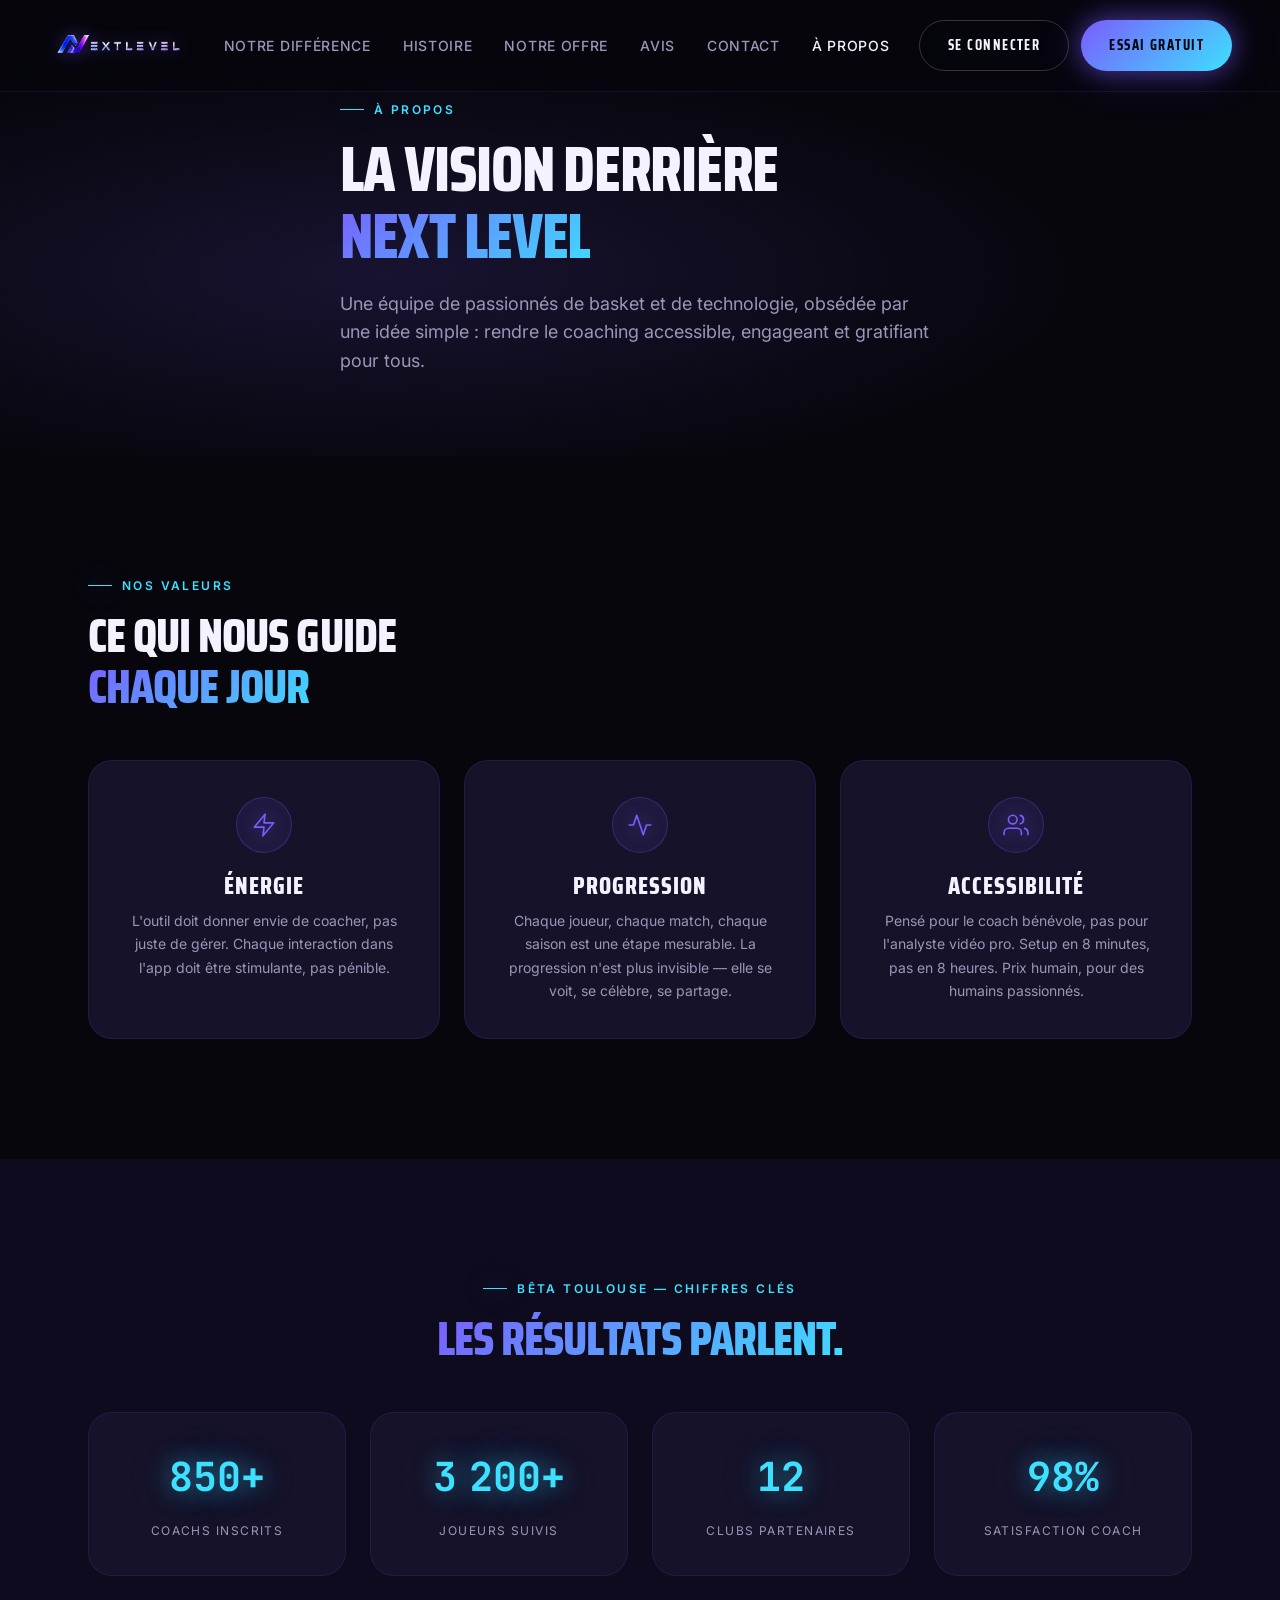
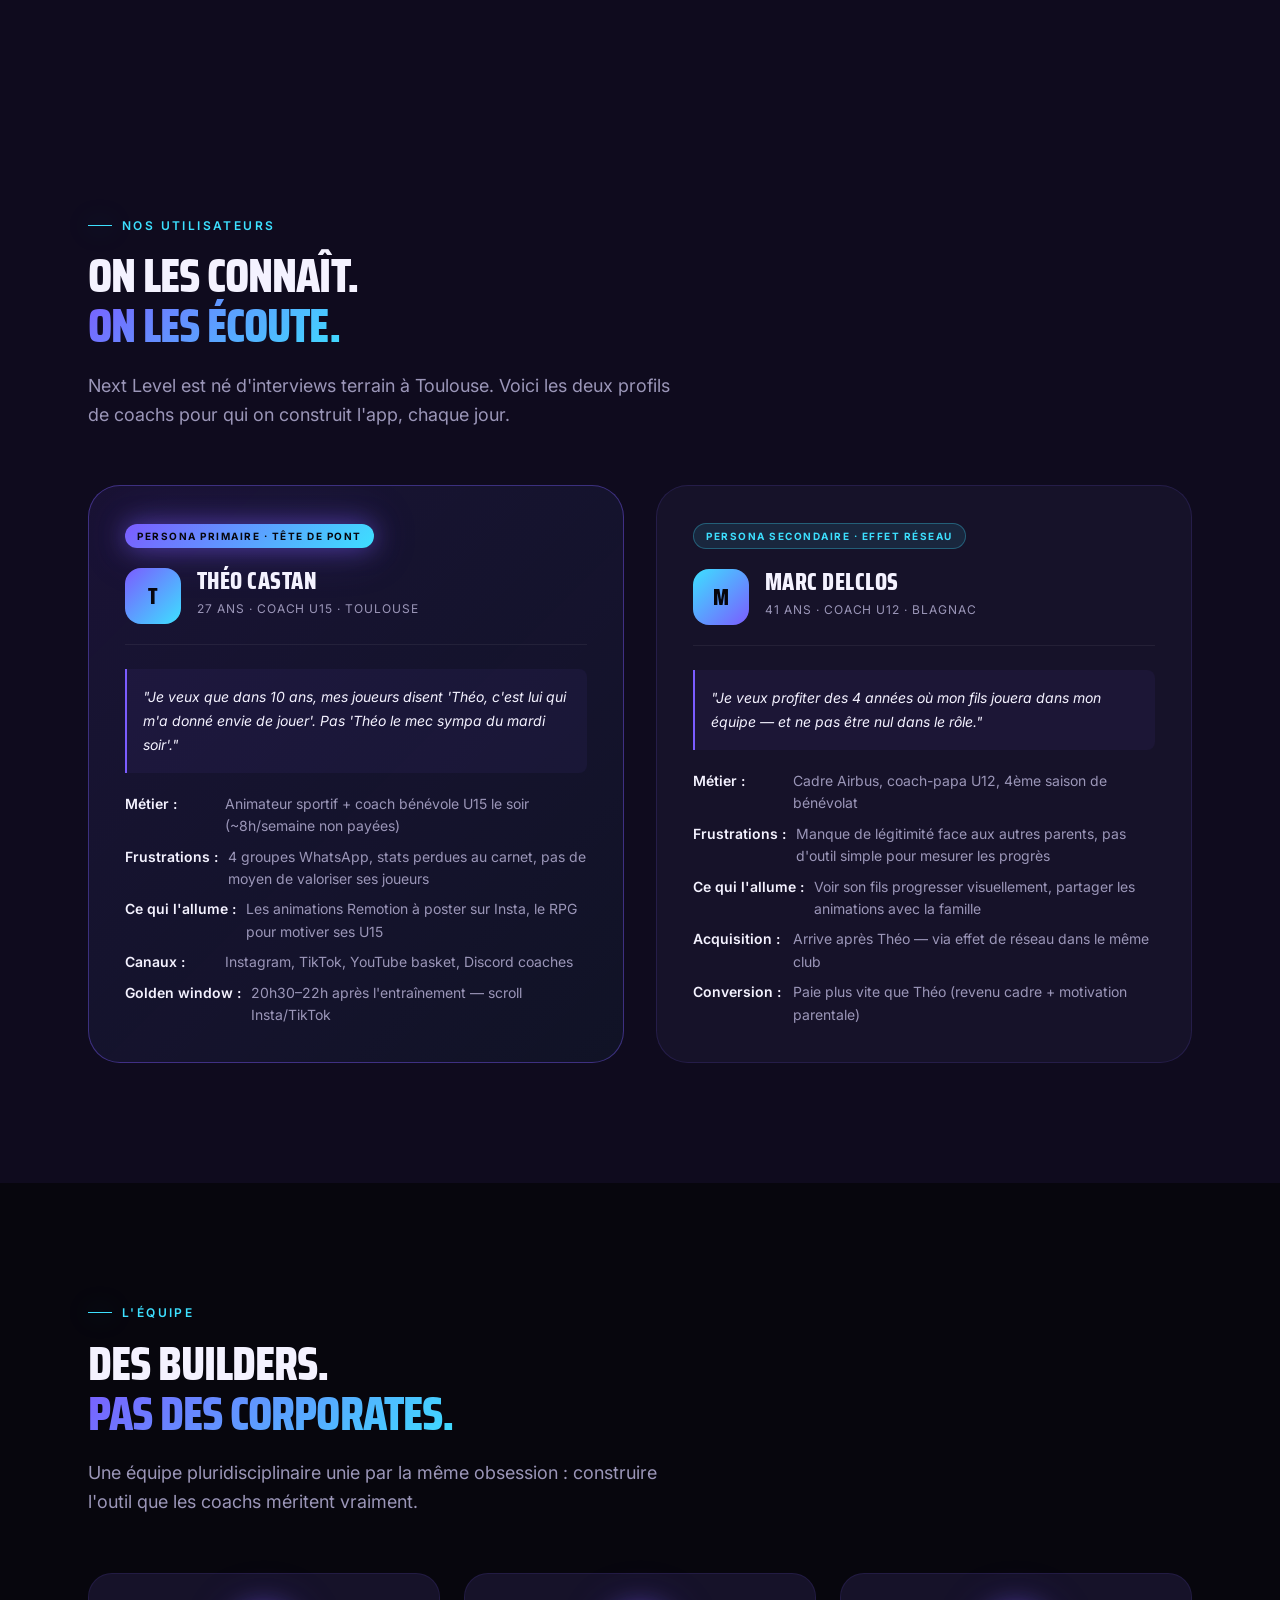
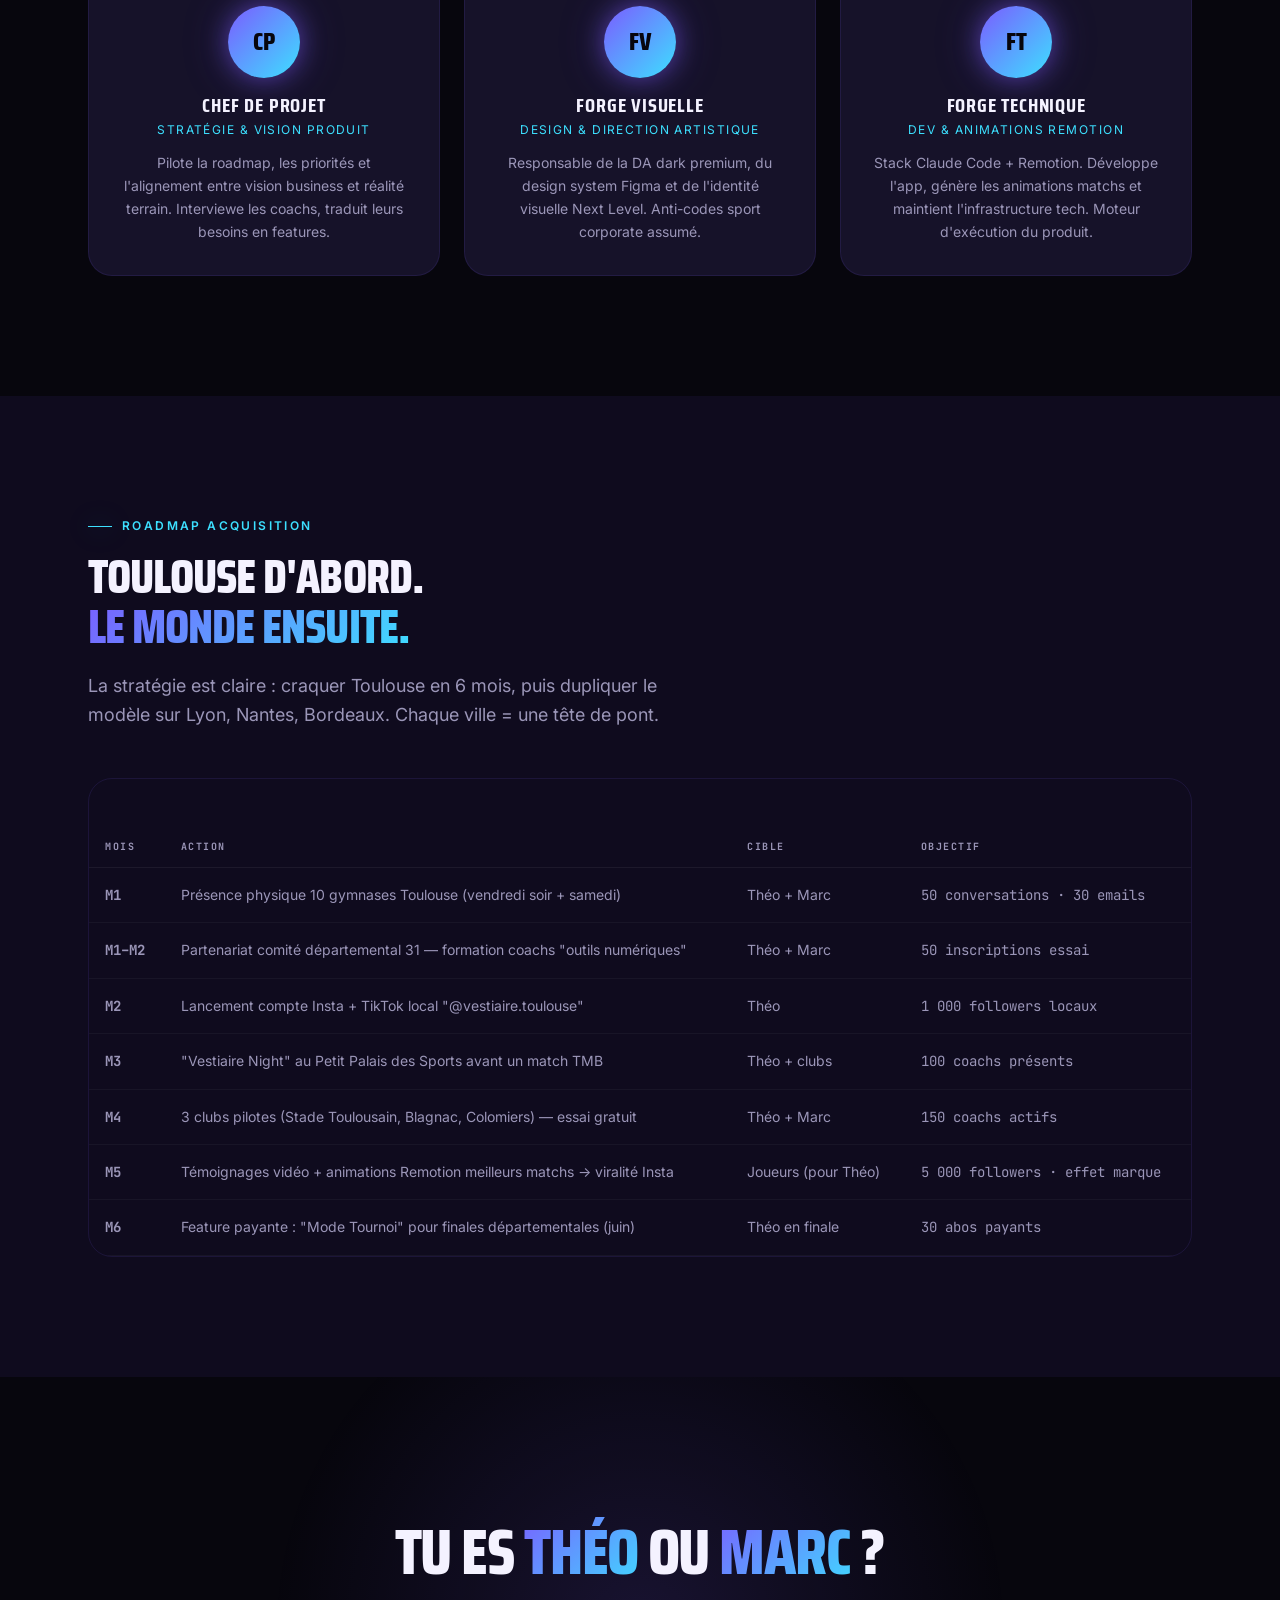
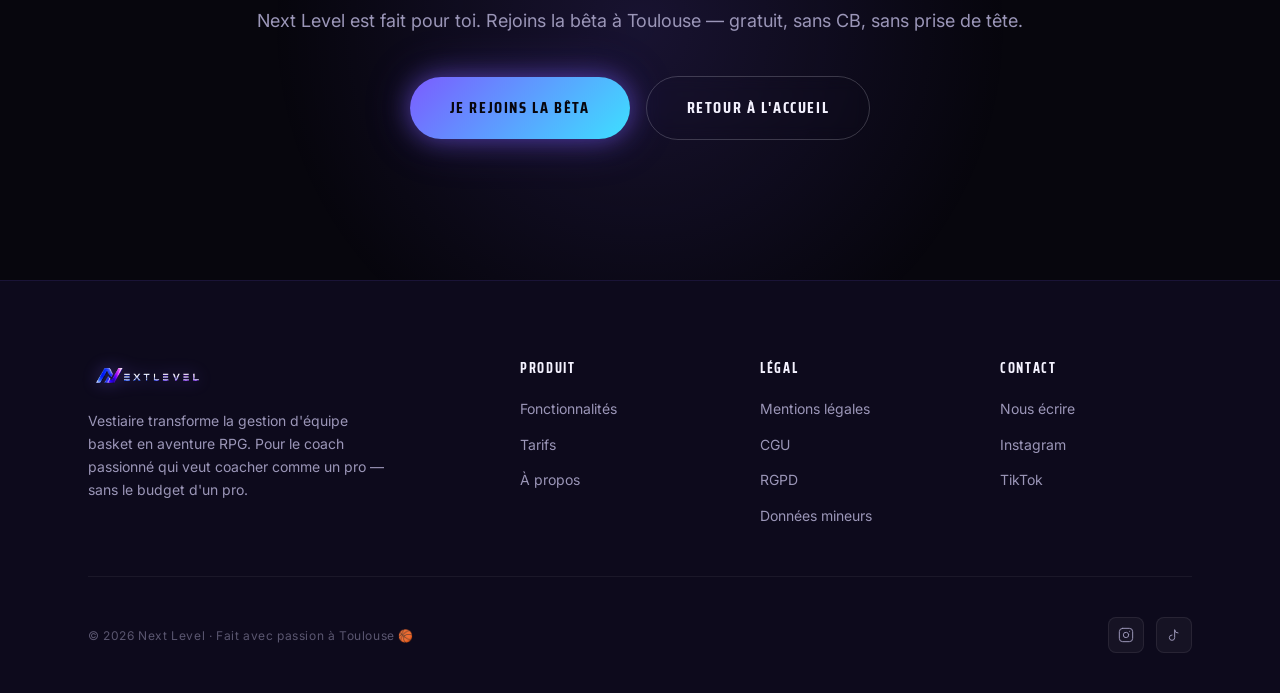
<file: a-propos.html>
<!DOCTYPE html>
<html lang="fr">
<head>
  <meta charset="UTF-8" />
  <meta name="viewport" content="width=device-width, initial-scale=1.0" />
  <meta name="description" content="Next Level — Découvrez l'histoire, l'équipe et la vision derrière l'app de gestion d'équipe basket la plus engageante du marché." />
  <title>À propos — Next Level</title>
  <!-- Favicon -->
  <link rel="icon" type="image/png" href="assets/favicon.png" />
  <link rel="apple-touch-icon" href="assets/favicon.png" />

  <link rel="stylesheet" href="css/reset.css" />
  <link rel="stylesheet" href="css/style.css" />
  <style>
    /* ── Styles spécifiques à la page À propos ── */

    /* Valeurs piliers */
    .valeurs__grid {
      display: grid;
      grid-template-columns: repeat(3, 1fr);
      gap: 24px;
      margin-top: 48px;
    }

    .valeur-card {
      padding: 36px 28px;
      background: var(--nl-bg-elevated);
      border: 1px solid rgba(123,92,255,0.12);
      border-radius: var(--radius-lg);
      text-align: center;
      transition: border-color var(--transition-base), transform var(--transition-base);
    }

    .valeur-card:hover {
      border-color: rgba(123,92,255,0.35);
      transform: translateY(-6px);
    }

    .valeur-card__icon {
      width: 56px;
      height: 56px;
      margin: 0 auto 20px;
      background: rgba(123,92,255,0.1);
      border: 1px solid rgba(123,92,255,0.25);
      border-radius: 50%;
      display: flex;
      align-items: center;
      justify-content: center;
    }

    .valeur-card__icon svg {
      width: 26px; height: 26px;
      stroke: var(--nl-neon-violet);
      filter: drop-shadow(0 0 8px var(--nl-neon-violet-glow));
    }

    .valeur-card__name {
      font-family: var(--font-display);
      font-weight: 800;
      font-size: var(--text-h3);
      text-transform: uppercase;
      letter-spacing: 0.04em;
      color: var(--nl-text-primary);
      margin-bottom: 10px;
    }

    .valeur-card__desc {
      font-size: var(--text-sm);
      color: var(--nl-text-secondary);
      line-height: 1.65;
    }

    /* Personas */
    .personas {
      background: var(--nl-bg-secondary);
    }

    .personas__grid {
      display: grid;
      grid-template-columns: 1fr 1fr;
      gap: 32px;
      margin-top: 56px;
    }

    .persona-card {
      padding: 36px;
      background: var(--nl-bg-elevated);
      border: 1px solid rgba(123,92,255,0.15);
      border-radius: var(--radius-xl);
      position: relative;
      overflow: hidden;
    }

    .persona-card--primary {
      border-color: rgba(123,92,255,0.4);
      background: linear-gradient(135deg, rgba(123,92,255,0.1) 0%, rgba(61,224,255,0.04) 100%);
    }

    .persona-card__tag {
      display: inline-flex;
      align-items: center;
      gap: 6px;
      padding: 4px 12px;
      border-radius: var(--radius-pill);
      font-size: 10px;
      font-weight: 700;
      letter-spacing: 0.15em;
      text-transform: uppercase;
      margin-bottom: 20px;
    }

    .persona-card--primary .persona-card__tag {
      background: var(--nl-gradient-legend);
      color: var(--nl-bg-primary);
      box-shadow: var(--glow-violet);
    }

    .persona-card--secondary .persona-card__tag {
      background: rgba(61,224,255,0.1);
      border: 1px solid rgba(61,224,255,0.3);
      color: var(--nl-neon-cyan);
    }

    .persona-card__header {
      display: flex;
      align-items: flex-start;
      gap: 16px;
      margin-bottom: 24px;
      padding-bottom: 20px;
      border-bottom: 1px solid rgba(244,242,255,0.06);
    }

    .persona-card__avatar {
      width: 56px;
      height: 56px;
      border-radius: var(--radius-md);
      background: var(--nl-gradient-legend);
      display: flex;
      align-items: center;
      justify-content: center;
      font-family: var(--font-display);
      font-weight: 800;
      font-size: 1.4rem;
      color: var(--nl-bg-primary);
      flex-shrink: 0;
    }

    .persona-card__name {
      font-family: var(--font-display);
      font-weight: 800;
      font-size: var(--text-h3);
      text-transform: uppercase;
      letter-spacing: 0.02em;
      color: var(--nl-text-primary);
      margin-bottom: 4px;
    }

    .persona-card__meta {
      font-size: var(--text-xs);
      color: var(--nl-text-secondary);
      letter-spacing: 0.08em;
      text-transform: uppercase;
    }

    .persona-card__quote {
      font-size: var(--text-sm);
      color: var(--nl-text-primary);
      font-style: italic;
      line-height: 1.7;
      padding: 16px;
      background: rgba(123,92,255,0.06);
      border-left: 2px solid var(--nl-neon-violet);
      border-radius: 0 var(--radius-sm) var(--radius-sm) 0;
      margin-bottom: 20px;
    }

    .persona-card__details {
      display: flex;
      flex-direction: column;
      gap: 8px;
    }

    .persona-detail {
      display: flex;
      align-items: flex-start;
      gap: 10px;
      font-size: var(--text-sm);
      color: var(--nl-text-secondary);
    }

    .persona-detail strong {
      color: var(--nl-text-primary);
      font-weight: 600;
      flex-shrink: 0;
      min-width: 90px;
    }

    /* Team section */
    .team__grid {
      display: grid;
      grid-template-columns: repeat(3, 1fr);
      gap: 24px;
      margin-top: 56px;
    }

    .team-card {
      padding: 32px;
      background: var(--nl-bg-elevated);
      border: 1px solid rgba(123,92,255,0.12);
      border-radius: var(--radius-lg);
      text-align: center;
      transition: border-color var(--transition-base), transform var(--transition-base);
    }

    .team-card:hover {
      border-color: rgba(123,92,255,0.3);
      transform: translateY(-4px);
    }

    .team-card__avatar {
      width: 72px;
      height: 72px;
      border-radius: 50%;
      background: var(--nl-gradient-legend);
      display: flex;
      align-items: center;
      justify-content: center;
      font-family: var(--font-display);
      font-weight: 800;
      font-size: 1.6rem;
      color: var(--nl-bg-primary);
      margin: 0 auto 16px;
      box-shadow: var(--glow-violet);
    }

    .team-card__name {
      font-family: var(--font-display);
      font-weight: 700;
      font-size: var(--text-h4);
      text-transform: uppercase;
      letter-spacing: 0.04em;
      color: var(--nl-text-primary);
      margin-bottom: 4px;
    }

    .team-card__role {
      font-size: var(--text-xs);
      letter-spacing: 0.12em;
      text-transform: uppercase;
      color: var(--nl-neon-cyan);
      margin-bottom: 12px;
    }

    .team-card__bio {
      font-size: var(--text-sm);
      color: var(--nl-text-secondary);
      line-height: 1.65;
    }

    /* Stats brand */
    .brand-stats {
      background: var(--nl-bg-primary);
    }

    .brand-stats__grid {
      display: grid;
      grid-template-columns: repeat(4, 1fr);
      gap: 24px;
      margin-top: 56px;
    }

    .brand-stat {
      padding: 32px 24px;
      background: var(--nl-bg-elevated);
      border: 1px solid rgba(123,92,255,0.12);
      border-radius: var(--radius-lg);
      text-align: center;
    }

    .brand-stat__value {
      font-family: var(--font-mono);
      font-weight: 700;
      font-size: 2.5rem;
      color: var(--nl-neon-cyan);
      text-shadow: var(--glow-cyan);
      display: block;
      margin-bottom: 8px;
    }

    .brand-stat__label {
      font-size: var(--text-xs);
      letter-spacing: 0.12em;
      text-transform: uppercase;
      color: var(--nl-text-secondary);
    }

    /* Stratégie acquisition */
    .strategie {
      background: var(--nl-bg-secondary);
    }

    .strategie__table {
      width: 100%;
      border-collapse: collapse;
      margin-top: 48px;
      font-size: var(--text-sm);
    }

    .strategie__table th {
      font-family: var(--font-mono);
      font-size: 10px;
      letter-spacing: 0.15em;
      text-transform: uppercase;
      color: var(--nl-text-secondary);
      padding: 12px 16px;
      text-align: left;
      border-bottom: 1px solid rgba(244,242,255,0.06);
    }

    .strategie__table td {
      padding: 16px;
      color: var(--nl-text-secondary);
      border-bottom: 1px solid rgba(244,242,255,0.04);
      vertical-align: top;
    }

    .strategie__table tr:hover td {
      background: rgba(123,92,255,0.04);
      color: var(--nl-text-primary);
    }

    .strategie__mois {
      font-family: var(--font-mono);
      font-weight: 700;
      color: var(--nl-neon-violet);
    }

    .strategie__objectif {
      font-family: var(--font-mono);
      color: var(--nl-neon-cyan);
    }

    @media (max-width: 1024px) {
      .valeurs__grid,
      .team__grid { grid-template-columns: 1fr 1fr; }
      .personas__grid { grid-template-columns: 1fr; }
      .brand-stats__grid { grid-template-columns: 1fr 1fr; }
    }

    @media (max-width: 768px) {
      .valeurs__grid,
      .team__grid { grid-template-columns: 1fr; }
      .brand-stats__grid { grid-template-columns: 1fr 1fr; }
      .strategie__table { font-size: 12px; }
      .strategie__table td,
      .strategie__table th { padding: 10px 8px; }
    }
  </style>


</head>
<body>

<canvas id="basketball-canvas" aria-hidden="true"></canvas>
<div class="scroll-progress" aria-hidden="true"></div>

<!-- NAV -->
<nav class="nav" role="navigation" aria-label="Navigation principale">
  <a href="index.html" class="nav__logo" aria-label="Next Level — Accueil">
    <img src="assets/logo.png" alt="Next Level" class="nav__logo-img" />
  </a>
  <ul class="nav__links" role="list">
    <li><a href="index.html#difference" class="nav__link">Notre différence</a></li>
    <li><a href="index.html#histoire" class="nav__link">Histoire</a></li>
    <li><a href="index.html#offre" class="nav__link">Notre offre</a></li>
    <li><a href="index.html#avis" class="nav__link">Avis</a></li>
    <li><a href="contact.html" class="nav__link">Contact</a></li>
    <li><a href="a-propos.html" class="nav__link active">À propos</a></li>
  </ul>
  <div class="nav__cta">
    <a href="contact.html" class="btn-secondary">Se connecter</a>
    <a href="contact.html" class="btn-primary">Essai gratuit</a>
  </div>
  <button class="nav__burger" aria-label="Ouvrir le menu" aria-expanded="false">
    <span></span><span></span><span></span>
  </button>
</nav>

<div class="nav__mobile-menu" role="dialog" aria-label="Menu mobile">
  <button class="nav__mobile-close" aria-label="Fermer le menu">
    <svg viewBox="0 0 24 24" fill="none" stroke-width="2" stroke-linecap="round" stroke-linejoin="round" aria-hidden="true"><line x1="18" y1="6" x2="6" y2="18"></line><line x1="6" y1="6" x2="18" y2="18"></line></svg>
  </button>
  <a href="index.html#difference" class="nav__mobile-link">Notre différence</a>
  <a href="index.html#offre" class="nav__mobile-link">Notre offre</a>
  <a href="index.html#avis" class="nav__mobile-link">Avis</a>
  <a href="contact.html" class="nav__mobile-link">Contact</a>
  <a href="a-propos.html" class="nav__mobile-link">À propos</a>
  <a href="contact.html" class="btn-primary btn-large" style="margin-top: 16px;">Essai gratuit</a>
</div>

<div class="site-wrapper">

  <!-- ── PAGE HERO ── -->
  <section class="page-hero" aria-labelledby="page-hero-title">
    <div class="page-hero__bg" aria-hidden="true"></div>
    <div class="container">
      <div class="page-hero__content">
        <p class="section__label reveal">À propos</p>
        <h1 class="section__title reveal delay-1" id="page-hero-title" style="font-size: clamp(2.5rem, 5vw, 4rem);">
          La vision derrière<br/>
          <span class="gradient-text">Next Level</span>
        </h1>
        <p class="section__subtitle reveal delay-2">
          Une équipe de passionnés de basket et de technologie,
          obsédée par une idée simple : rendre le coaching accessible,
          engageant et gratifiant pour tous.
        </p>
      </div>
    </div>
  </section>

  <!-- ── VALEURS PILIERS ── -->
  <section class="section brand-stats" aria-labelledby="valeurs-title">
    <div class="container">
      <div class="reveal">
        <p class="section__label">Nos valeurs</p>
        <h2 class="section__title" id="valeurs-title">
          Ce qui nous guide<br/>
          <span class="gradient-text">chaque jour</span>
        </h2>
      </div>
      <div class="valeurs__grid">
        <article class="valeur-card reveal delay-1">
          <div class="valeur-card__icon" aria-hidden="true">
            <svg viewBox="0 0 24 24" fill="none" stroke-width="1.5" stroke-linecap="round" stroke-linejoin="round">
              <path d="M13 2L3 14h9l-1 8 10-12h-9l1-8z"/>
            </svg>
          </div>
          <h3 class="valeur-card__name">Énergie</h3>
          <p class="valeur-card__desc">L'outil doit donner envie de coacher, pas juste de gérer. Chaque interaction dans l'app doit être stimulante, pas pénible.</p>
        </article>
        <article class="valeur-card reveal delay-2">
          <div class="valeur-card__icon" aria-hidden="true">
            <svg viewBox="0 0 24 24" fill="none" stroke-width="1.5" stroke-linecap="round" stroke-linejoin="round">
              <polyline points="22 12 18 12 15 21 9 3 6 12 2 12"/>
            </svg>
          </div>
          <h3 class="valeur-card__name">Progression</h3>
          <p class="valeur-card__desc">Chaque joueur, chaque match, chaque saison est une étape mesurable. La progression n'est plus invisible — elle se voit, se célèbre, se partage.</p>
        </article>
        <article class="valeur-card reveal delay-3">
          <div class="valeur-card__icon" aria-hidden="true">
            <svg viewBox="0 0 24 24" fill="none" stroke-width="1.5" stroke-linecap="round" stroke-linejoin="round">
              <path d="M17 21v-2a4 4 0 0 0-4-4H5a4 4 0 0 0-4 4v2"/>
              <circle cx="9" cy="7" r="4"/>
              <path d="M23 21v-2a4 4 0 0 0-3-3.87"/>
              <path d="M16 3.13a4 4 0 0 1 0 7.75"/>
            </svg>
          </div>
          <h3 class="valeur-card__name">Accessibilité</h3>
          <p class="valeur-card__desc">Pensé pour le coach bénévole, pas pour l'analyste vidéo pro. Setup en 8 minutes, pas en 8 heures. Prix humain, pour des humains passionnés.</p>
        </article>
      </div>
    </div>
  </section>

  <!-- ── CHIFFRES ── -->
  <section class="section" style="background: var(--nl-bg-secondary);" aria-labelledby="chiffres-title">
    <div class="container">
      <div class="reveal" style="text-align: center; margin-bottom: 0;">
        <p class="section__label" style="justify-content: center;">Bêta Toulouse — Chiffres clés</p>
        <h2 class="section__title" id="chiffres-title" style="text-align: center;">
          <span class="gradient-text">Les résultats parlent.</span>
        </h2>
      </div>
      <div class="brand-stats__grid" style="margin-top: 48px;">
        <div class="brand-stat reveal delay-1">
          <span class="brand-stat__value" data-counter="850" data-suffix="+">850+</span>
          <span class="brand-stat__label">Coachs inscrits</span>
        </div>
        <div class="brand-stat reveal delay-2">
          <span class="brand-stat__value" data-counter="3200" data-suffix="+">3 200+</span>
          <span class="brand-stat__label">Joueurs suivis</span>
        </div>
        <div class="brand-stat reveal delay-3">
          <span class="brand-stat__value" data-counter="12" data-suffix="">12</span>
          <span class="brand-stat__label">Clubs partenaires</span>
        </div>
        <div class="brand-stat reveal delay-4">
          <span class="brand-stat__value" data-counter="98" data-suffix="%">98%</span>
          <span class="brand-stat__label">Satisfaction coach</span>
        </div>
      </div>
    </div>
  </section>

  <!-- ── PERSONAS ── -->
  <section class="section personas" aria-labelledby="personas-title">
    <div class="container">
      <div class="reveal">
        <p class="section__label">Nos utilisateurs</p>
        <h2 class="section__title" id="personas-title">
          On les connaît.<br/>
          <span class="gradient-text">On les écoute.</span>
        </h2>
        <p class="section__subtitle">
          Next Level est né d'interviews terrain à Toulouse. Voici les deux profils
          de coachs pour qui on construit l'app, chaque jour.
        </p>
      </div>
      <div class="personas__grid">

        <!-- Théo — Persona primaire -->
        <article class="persona-card persona-card--primary reveal delay-1">
          <span class="persona-card__tag">Persona primaire · Tête de pont</span>
          <div class="persona-card__header">
            <div class="persona-card__avatar" aria-hidden="true">T</div>
            <div>
              <h3 class="persona-card__name">Théo Castan</h3>
              <p class="persona-card__meta">27 ans · Coach U15 · Toulouse</p>
            </div>
          </div>
          <blockquote class="persona-card__quote">
            "Je veux que dans 10 ans, mes joueurs disent 'Théo, c'est lui qui m'a donné envie de jouer'. Pas 'Théo le mec sympa du mardi soir'."
          </blockquote>
          <div class="persona-card__details">
            <div class="persona-detail">
              <strong>Métier :</strong>
              <span>Animateur sportif + coach bénévole U15 le soir (~8h/semaine non payées)</span>
            </div>
            <div class="persona-detail">
              <strong>Frustrations :</strong>
              <span>4 groupes WhatsApp, stats perdues au carnet, pas de moyen de valoriser ses joueurs</span>
            </div>
            <div class="persona-detail">
              <strong>Ce qui l'allume :</strong>
              <span>Les animations Remotion à poster sur Insta, le RPG pour motiver ses U15</span>
            </div>
            <div class="persona-detail">
              <strong>Canaux :</strong>
              <span>Instagram, TikTok, YouTube basket, Discord coaches</span>
            </div>
            <div class="persona-detail">
              <strong>Golden window :</strong>
              <span>20h30–22h après l'entraînement — scroll Insta/TikTok</span>
            </div>
          </div>
        </article>

        <!-- Marc — Persona secondaire -->
        <article class="persona-card persona-card--secondary reveal delay-2">
          <span class="persona-card__tag">Persona secondaire · Effet réseau</span>
          <div class="persona-card__header">
            <div class="persona-card__avatar" style="background: linear-gradient(135deg, #3DE0FF 0%, #7B5CFF 100%);" aria-hidden="true">M</div>
            <div>
              <h3 class="persona-card__name">Marc Delclos</h3>
              <p class="persona-card__meta">41 ans · Coach U12 · Blagnac</p>
            </div>
          </div>
          <blockquote class="persona-card__quote">
            "Je veux profiter des 4 années où mon fils jouera dans mon équipe — et ne pas être nul dans le rôle."
          </blockquote>
          <div class="persona-card__details">
            <div class="persona-detail">
              <strong>Métier :</strong>
              <span>Cadre Airbus, coach-papa U12, 4ème saison de bénévolat</span>
            </div>
            <div class="persona-detail">
              <strong>Frustrations :</strong>
              <span>Manque de légitimité face aux autres parents, pas d'outil simple pour mesurer les progrès</span>
            </div>
            <div class="persona-detail">
              <strong>Ce qui l'allume :</strong>
              <span>Voir son fils progresser visuellement, partager les animations avec la famille</span>
            </div>
            <div class="persona-detail">
              <strong>Acquisition :</strong>
              <span>Arrive après Théo — via effet de réseau dans le même club</span>
            </div>
            <div class="persona-detail">
              <strong>Conversion :</strong>
              <span>Paie plus vite que Théo (revenu cadre + motivation parentale)</span>
            </div>
          </div>
        </article>
      </div>
    </div>
  </section>

  <!-- ── ÉQUIPE ── -->
  <section class="section" style="background: var(--nl-bg-primary);" aria-labelledby="equipe-title">
    <div class="container">
      <div class="reveal">
        <p class="section__label">L'équipe</p>
        <h2 class="section__title" id="equipe-title">
          Des builders.<br/>
          <span class="gradient-text">Pas des corporates.</span>
        </h2>
        <p class="section__subtitle">
          Une équipe pluridisciplinaire unie par la même obsession :
          construire l'outil que les coachs méritent vraiment.
        </p>
      </div>
      <div class="team__grid">
        <article class="team-card reveal delay-1">
          <div class="team-card__avatar" aria-hidden="true">CP</div>
          <h3 class="team-card__name">Chef de Projet</h3>
          <p class="team-card__role">Stratégie & Vision produit</p>
          <p class="team-card__bio">Pilote la roadmap, les priorités et l'alignement entre vision business et réalité terrain. Interviewe les coachs, traduit leurs besoins en features.</p>
        </article>
        <article class="team-card reveal delay-2">
          <div class="team-card__avatar" aria-hidden="true">FV</div>
          <h3 class="team-card__name">Forge Visuelle</h3>
          <p class="team-card__role">Design & Direction artistique</p>
          <p class="team-card__bio">Responsable de la DA dark premium, du design system Figma et de l'identité visuelle Next Level. Anti-codes sport corporate assumé.</p>
        </article>
        <article class="team-card reveal delay-3">
          <div class="team-card__avatar" aria-hidden="true">FT</div>
          <h3 class="team-card__name">Forge Technique</h3>
          <p class="team-card__role">Dev & Animations Remotion</p>
          <p class="team-card__bio">Stack Claude Code + Remotion. Développe l'app, génère les animations matchs et maintient l'infrastructure tech. Moteur d'exécution du produit.</p>
        </article>
      </div>
    </div>
  </section>

  <!-- ── STRATÉGIE ACQUISITION ── -->
  <section class="section strategie" aria-labelledby="strategie-title">
    <div class="container">
      <div class="reveal">
        <p class="section__label">Roadmap acquisition</p>
        <h2 class="section__title" id="strategie-title">
          Toulouse d'abord.<br/>
          <span class="gradient-text">Le monde ensuite.</span>
        </h2>
        <p class="section__subtitle">
          La stratégie est claire : craquer Toulouse en 6 mois, puis dupliquer le modèle
          sur Lyon, Nantes, Bordeaux. Chaque ville = une tête de pont.
        </p>
      </div>

      <div class="reveal delay-2" style="overflow-x: auto; margin-top: 48px; border: 1px solid rgba(123,92,255,0.12); border-radius: var(--radius-lg);">
        <table class="strategie__table" aria-label="Plan d'acquisition 6 mois">
          <thead>
            <tr>
              <th scope="col">Mois</th>
              <th scope="col">Action</th>
              <th scope="col">Cible</th>
              <th scope="col">Objectif</th>
            </tr>
          </thead>
          <tbody>
            <tr>
              <td class="strategie__mois">M1</td>
              <td>Présence physique 10 gymnases Toulouse (vendredi soir + samedi)</td>
              <td>Théo + Marc</td>
              <td class="strategie__objectif">50 conversations · 30 emails</td>
            </tr>
            <tr>
              <td class="strategie__mois">M1–M2</td>
              <td>Partenariat comité départemental 31 — formation coachs "outils numériques"</td>
              <td>Théo + Marc</td>
              <td class="strategie__objectif">50 inscriptions essai</td>
            </tr>
            <tr>
              <td class="strategie__mois">M2</td>
              <td>Lancement compte Insta + TikTok local "@vestiaire.toulouse"</td>
              <td>Théo</td>
              <td class="strategie__objectif">1 000 followers locaux</td>
            </tr>
            <tr>
              <td class="strategie__mois">M3</td>
              <td>"Vestiaire Night" au Petit Palais des Sports avant un match TMB</td>
              <td>Théo + clubs</td>
              <td class="strategie__objectif">100 coachs présents</td>
            </tr>
            <tr>
              <td class="strategie__mois">M4</td>
              <td>3 clubs pilotes (Stade Toulousain, Blagnac, Colomiers) — essai gratuit</td>
              <td>Théo + Marc</td>
              <td class="strategie__objectif">150 coachs actifs</td>
            </tr>
            <tr>
              <td class="strategie__mois">M5</td>
              <td>Témoignages vidéo + animations Remotion meilleurs matchs → viralité Insta</td>
              <td>Joueurs (pour Théo)</td>
              <td class="strategie__objectif">5 000 followers · effet marque</td>
            </tr>
            <tr>
              <td class="strategie__mois">M6</td>
              <td>Feature payante : "Mode Tournoi" pour finales départementales (juin)</td>
              <td>Théo en finale</td>
              <td class="strategie__objectif">30 abos payants</td>
            </tr>
          </tbody>
        </table>
      </div>
    </div>
  </section>

  <!-- ── CTA ── -->
  <section class="cta-final" aria-labelledby="cta-title">
    <div class="container">
      <h2 class="cta-final__title reveal" id="cta-title">
        Tu es <span style="background: var(--nl-gradient-legend); -webkit-background-clip: text; -webkit-text-fill-color: transparent; background-clip: text;">Théo</span> ou <span style="background: var(--nl-gradient-legend); -webkit-background-clip: text; -webkit-text-fill-color: transparent; background-clip: text;">Marc</span> ?
      </h2>
      <p class="cta-final__sub reveal delay-1">
        Next Level est fait pour toi. Rejoins la bêta à Toulouse — gratuit, sans CB, sans prise de tête.
      </p>
      <div class="cta-final__actions reveal delay-2">
        <a href="contact.html" class="btn-primary btn-large">Je rejoins la bêta</a>
        <a href="index.html" class="btn-secondary btn-large">Retour à l'accueil</a>
      </div>
    </div>
  </section>

  <!-- FOOTER -->
  <footer class="footer" role="contentinfo">
    <div class="container">
      <div class="footer__top">
        <div class="footer__brand">
          <a href="index.html" class="nav__logo" aria-label="Next Level — Accueil">
            <img src="assets/logo.png" alt="Next Level" class="nav__logo-img" />
          </a>
          <p>Vestiaire transforme la gestion d'équipe basket en aventure RPG. Pour le coach passionné qui veut coacher comme un pro — sans le budget d'un pro.</p>
        </div>
        <div>
          <h3 class="footer__col-title">Produit</h3>
          <ul class="footer__links">
            <li><a href="index.html#difference" class="footer__link">Fonctionnalités</a></li>
            <li><a href="index.html#offre" class="footer__link">Tarifs</a></li>
            <li><a href="a-propos.html" class="footer__link">À propos</a></li>
          </ul>
        </div>
        <div>
          <h3 class="footer__col-title">Légal</h3>
          <ul class="footer__links">
            <li><a href="#" class="footer__link">Mentions légales</a></li>
            <li><a href="#" class="footer__link">CGU</a></li>
            <li><a href="#" class="footer__link">RGPD</a></li>
            <li><a href="#" class="footer__link">Données mineurs</a></li>
          </ul>
        </div>
        <div>
          <h3 class="footer__col-title">Contact</h3>
          <ul class="footer__links">
            <li><a href="contact.html" class="footer__link">Nous écrire</a></li>
            <li><a href="#" class="footer__link">Instagram</a></li>
            <li><a href="#" class="footer__link">TikTok</a></li>
          </ul>
        </div>
      </div>
      <div class="footer__bottom">
        <p class="footer__copy">© 2026 Next Level · Fait avec passion à Toulouse 🏀</p>
        <div class="footer__socials" aria-label="Réseaux sociaux">
          <a href="#" class="footer__social" aria-label="Instagram">
            <svg viewBox="0 0 24 24" fill="none" stroke-width="1.5" stroke-linecap="round" stroke-linejoin="round" aria-hidden="true"><rect x="2" y="2" width="20" height="20" rx="5" ry="5"/><path d="M16 11.37A4 4 0 1 1 12.63 8 4 4 0 0 1 16 11.37z"/><line x1="17.5" y1="6.5" x2="17.51" y2="6.5"/></svg>
          </a>
          <a href="#" class="footer__social" aria-label="TikTok">
            <svg viewBox="0 0 24 24" fill="none" stroke-width="1.5" stroke-linecap="round" stroke-linejoin="round" aria-hidden="true"><path d="M9 12a4 4 0 1 0 4 4V4a5 5 0 0 0 5 5"/></svg>
          </a>
        </div>
      </div>
    </div>
  </footer>

</div>

<script src="js/main.js" defer></script>
<script src="js/basketball3d.js" defer></script>
</body>
</html>
</file>
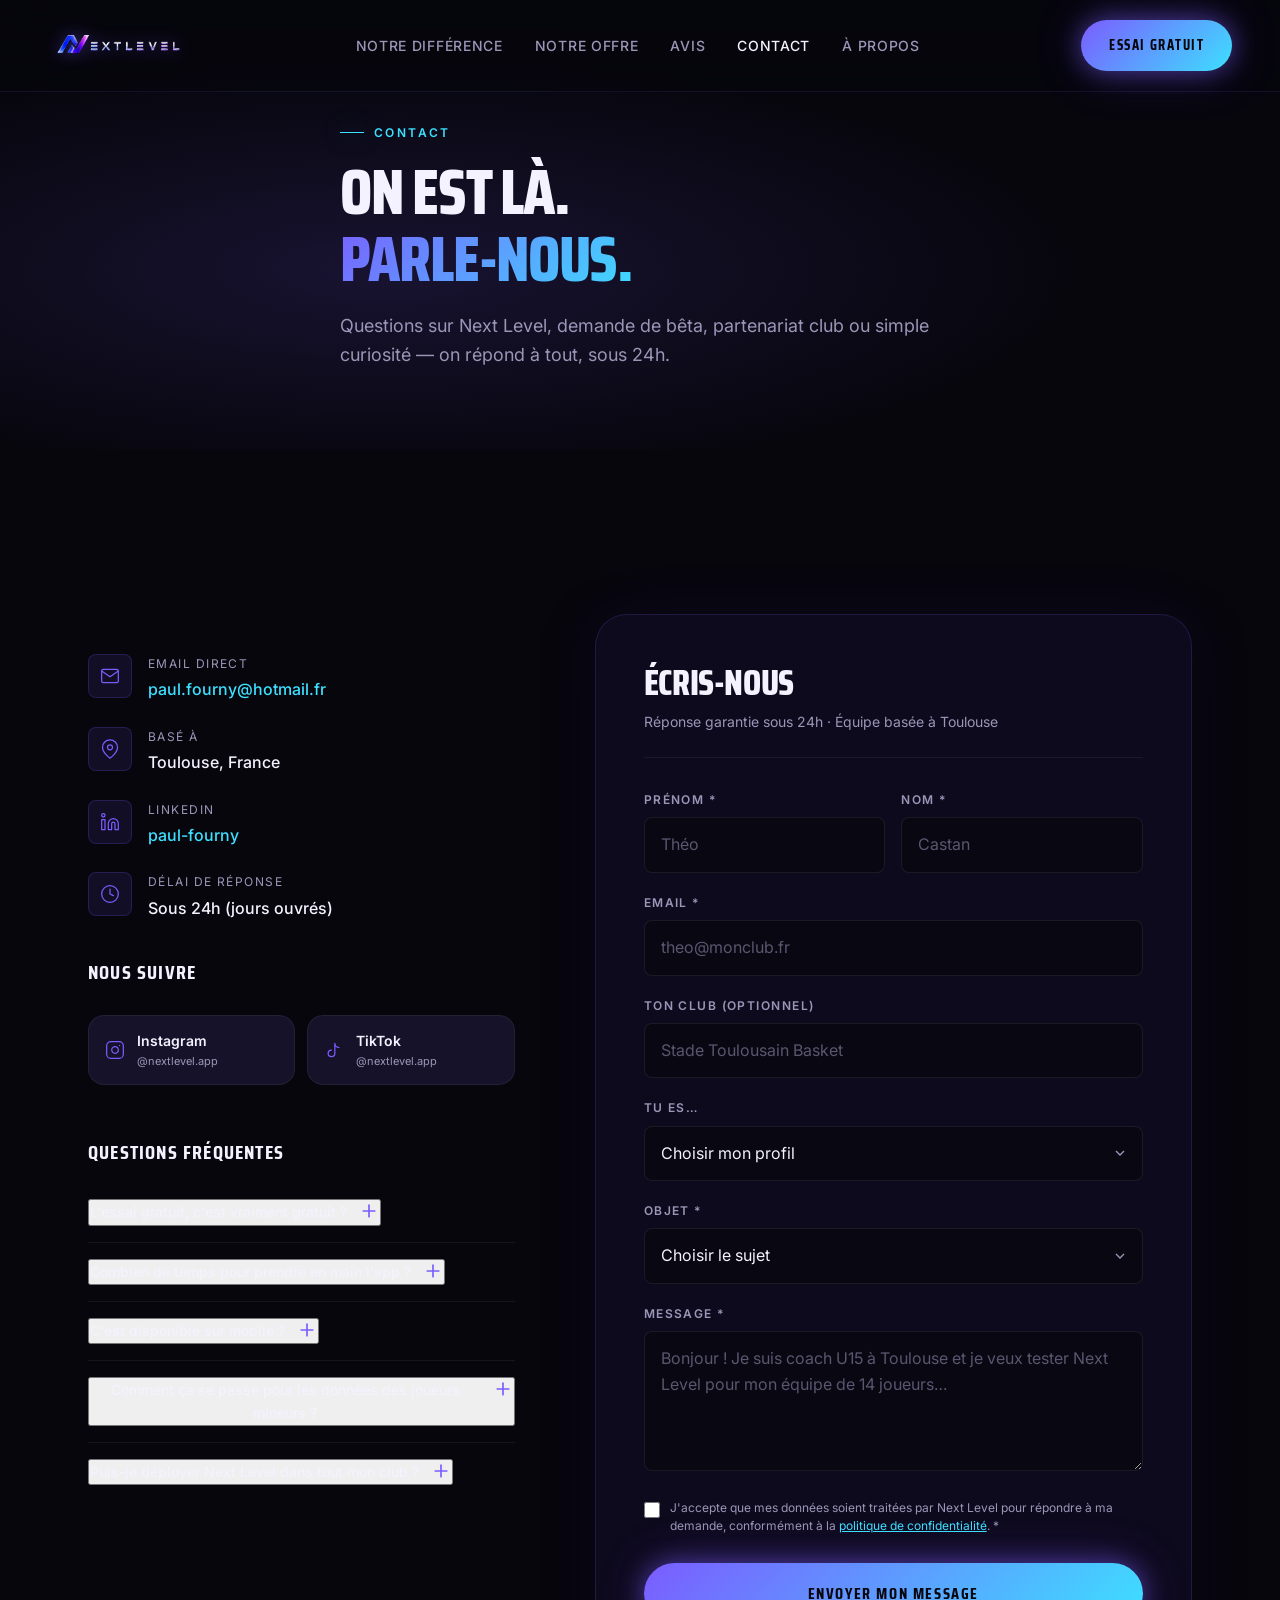
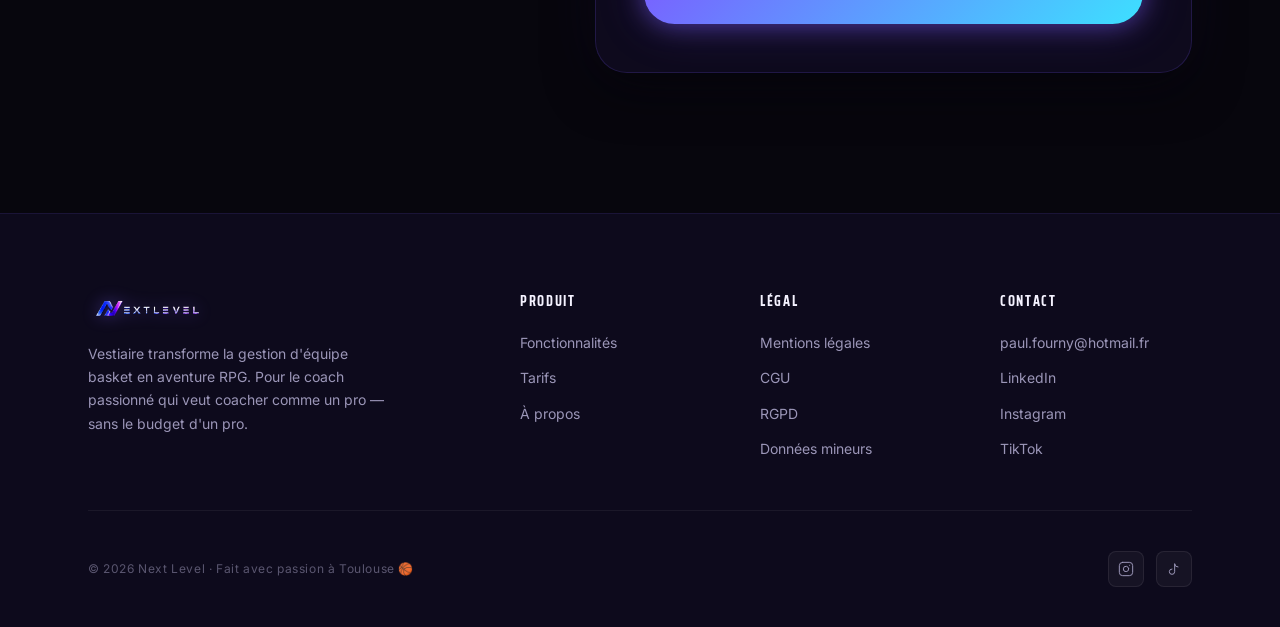
<file: contact.html>
<!DOCTYPE html>
<html lang="fr">
<head>
  <meta charset="UTF-8" />
  <meta name="viewport" content="width=device-width, initial-scale=1.0" />
  <meta name="description" content="Contactez l'équipe Next Level — rejoignez la bêta, posez vos questions ou proposez un partenariat club." />
  <title>Contact — Next Level</title>
  <!-- Favicon -->
  <link rel="icon" type="image/png" href="assets/favicon.png" />
  <link rel="apple-touch-icon" href="assets/favicon.png" />

  <link rel="stylesheet" href="css/reset.css" />
  <link rel="stylesheet" href="css/style.css" />
  <style>
    /* ── Styles spécifiques page Contact ── */

    .contact-page {
      background: var(--nl-bg-primary);
      padding: 100px 0 140px;
    }

    .contact-page__grid {
      display: grid;
      grid-template-columns: 1fr 1.4fr;
      gap: 80px;
      align-items: start;
      margin-top: 64px;
    }

    /* FAQ rapide */
    .faq {
      margin-top: 56px;
    }

    .faq__title {
      font-family: var(--font-display);
      font-weight: 700;
      font-size: var(--text-h4);
      text-transform: uppercase;
      letter-spacing: 0.06em;
      color: var(--nl-text-primary);
      margin-bottom: 20px;
    }

    .faq__item {
      padding: 16px 0;
      border-bottom: 1px solid rgba(244,242,255,0.06);
      cursor: pointer;
    }

    .faq__item:last-child {
      border-bottom: none;
    }

    .faq__question {
      display: flex;
      align-items: flex-start;
      justify-content: space-between;
      gap: 12px;
    }

    .faq__q-text {
      font-weight: 500;
      font-size: var(--text-sm);
      color: var(--nl-text-primary);
    }

    .faq__toggle {
      width: 20px;
      height: 20px;
      flex-shrink: 0;
      color: var(--nl-neon-violet);
      transition: transform var(--transition-base);
    }

    .faq__item.open .faq__toggle {
      transform: rotate(45deg);
    }

    .faq__answer {
      font-size: var(--text-sm);
      color: var(--nl-text-secondary);
      line-height: 1.65;
      max-height: 0;
      overflow: hidden;
      transition: max-height 0.35s ease, padding-top 0.35s ease;
    }

    .faq__item.open .faq__answer {
      max-height: 200px;
      padding-top: 12px;
    }

    /* Formulaire enrichi */
    .contact-form-large {
      background: rgba(15, 11, 30, 0.97);
      backdrop-filter: blur(20px);
      -webkit-backdrop-filter: blur(20px);
      border: 1px solid rgba(123,92,255,0.18);
      border-radius: var(--radius-xl);
      padding: 48px;
      box-shadow: var(--shadow-lg), 0 0 60px rgba(123,92,255,0.08);
    }

    .form-header {
      margin-bottom: 32px;
      padding-bottom: 24px;
      border-bottom: 1px solid rgba(244,242,255,0.06);
    }

    .form-header__title {
      font-family: var(--font-display);
      font-weight: 800;
      font-size: var(--text-h2);
      text-transform: uppercase;
      letter-spacing: -0.01em;
      color: var(--nl-text-primary);
      margin-bottom: 8px;
    }

    .form-header__sub {
      font-size: var(--text-sm);
      color: var(--nl-text-secondary);
    }

    .form-success {
      display: none;
      text-align: center;
      padding: 48px 24px;
    }

    .form-success.show {
      display: block;
    }

    .form-success__icon {
      width: 64px;
      height: 64px;
      background: rgba(168,255,96,0.12);
      border: 1px solid rgba(168,255,96,0.3);
      border-radius: 50%;
      display: flex;
      align-items: center;
      justify-content: center;
      margin: 0 auto 20px;
    }

    .form-success__icon svg {
      width: 32px;
      height: 32px;
      stroke: var(--nl-success);
      filter: drop-shadow(0 0 10px var(--nl-success));
    }

    .form-success__title {
      font-family: var(--font-display);
      font-weight: 800;
      font-size: var(--text-h2);
      text-transform: uppercase;
      color: var(--nl-text-primary);
      margin-bottom: 12px;
    }

    .form-success__text {
      font-size: var(--text-body);
      color: var(--nl-text-secondary);
      line-height: 1.65;
    }

    /* Cards liens sociaux */
    .social-cards {
      display: grid;
      grid-template-columns: 1fr 1fr;
      gap: 12px;
      margin-top: 32px;
    }

    .social-card {
      display: flex;
      align-items: center;
      gap: 12px;
      padding: 14px 16px;
      background: var(--nl-bg-elevated);
      border: 1px solid rgba(244,242,255,0.06);
      border-radius: var(--radius-md);
      transition: border-color var(--transition-fast), background var(--transition-fast);
      cursor: pointer;
    }

    .social-card:hover {
      border-color: rgba(123,92,255,0.3);
      background: rgba(123,92,255,0.06);
    }

    .social-card svg {
      width: 20px;
      height: 20px;
      stroke: var(--nl-neon-violet);
      flex-shrink: 0;
    }

    .social-card__name {
      font-weight: 600;
      font-size: var(--text-sm);
      color: var(--nl-text-primary);
    }

    .social-card__handle {
      font-size: 11px;
      color: var(--nl-text-secondary);
    }

    @media (max-width: 1024px) {
      .contact-page__grid { grid-template-columns: 1fr; gap: 48px; }
    }

    @media (max-width: 768px) {
      .contact-form-large { padding: 28px 24px; }
      .social-cards { grid-template-columns: 1fr; }
    }
  </style>


</head>
<body>

<canvas id="basketball-canvas" aria-hidden="true"></canvas>
<div class="scroll-progress" aria-hidden="true"></div>

<!-- NAV -->
<nav class="nav scrolled" role="navigation" aria-label="Navigation principale">
  <a href="index.html" class="nav__logo" aria-label="Next Level — Accueil">
    <img src="assets/logo.png" alt="Next Level" class="nav__logo-img" />
  </a>
  <ul class="nav__links" role="list">
    <li><a href="index.html#difference" class="nav__link">Notre différence</a></li>
    <li><a href="index.html#offre" class="nav__link">Notre offre</a></li>
    <li><a href="index.html#avis" class="nav__link">Avis</a></li>
    <li><a href="contact.html" class="nav__link active">Contact</a></li>
    <li><a href="a-propos.html" class="nav__link">À propos</a></li>
  </ul>
  <div class="nav__cta">
    <a href="#form" class="btn-primary">Essai gratuit</a>
  </div>
  <button class="nav__burger" aria-label="Ouvrir le menu" aria-expanded="false">
    <span></span><span></span><span></span>
  </button>
</nav>

<div class="nav__mobile-menu" role="dialog" aria-label="Menu mobile">
  <button class="nav__mobile-close" aria-label="Fermer le menu">
    <svg viewBox="0 0 24 24" fill="none" stroke-width="2" stroke-linecap="round" stroke-linejoin="round" aria-hidden="true"><line x1="18" y1="6" x2="6" y2="18"></line><line x1="6" y1="6" x2="18" y2="18"></line></svg>
  </button>
  <a href="index.html" class="nav__mobile-link">Accueil</a>
  <a href="index.html#offre" class="nav__mobile-link">Notre offre</a>
  <a href="a-propos.html" class="nav__mobile-link">À propos</a>
  <a href="contact.html" class="nav__mobile-link">Contact</a>
</div>

<div class="site-wrapper">

  <!-- PAGE HERO -->
  <section class="page-hero" aria-labelledby="contact-page-title">
    <div class="page-hero__bg" aria-hidden="true"></div>
    <div class="container">
      <div class="page-hero__content">
        <p class="section__label reveal">Contact</p>
        <h1 class="section__title reveal delay-1" id="contact-page-title" style="font-size: clamp(2.5rem, 5vw, 4rem);">
          On est là.<br/>
          <span class="gradient-text">Parle-nous.</span>
        </h1>
        <p class="section__subtitle reveal delay-2">
          Questions sur Next Level, demande de bêta, partenariat club ou simple curiosité —
          on répond à tout, sous 24h.
        </p>
      </div>
    </div>
  </section>

  <!-- CONTACT PRINCIPAL -->
  <section id="form" class="contact-page" aria-labelledby="contact-form-title">
    <div class="container">
      <div class="contact-page__grid">

        <!-- Colonne gauche : infos + FAQ -->
        <div class="reveal-left">
          <!-- Infos de contact -->
          <div class="contact__info-items">
            <div class="contact__info-item">
              <div class="contact__info-icon" aria-hidden="true">
                <svg viewBox="0 0 24 24" fill="none" stroke-width="1.5" stroke-linecap="round" stroke-linejoin="round">
                  <path d="M4 4h16c1.1 0 2 .9 2 2v12c0 1.1-.9 2-2 2H4c-1.1 0-2-.9-2-2V6c0-1.1.9-2 2-2z"/>
                  <polyline points="22,6 12,13 2,6"/>
                </svg>
              </div>
              <div>
                <p class="contact__info-label">Email direct</p>
                <a href="mailto:paul.fourny@hotmail.fr" class="contact__info-value" style="color: var(--nl-neon-cyan);">paul.fourny@hotmail.fr</a>
              </div>
            </div>
            <div class="contact__info-item">
              <div class="contact__info-icon" aria-hidden="true">
                <svg viewBox="0 0 24 24" fill="none" stroke-width="1.5" stroke-linecap="round" stroke-linejoin="round">
                  <path d="M21 10c0 7-9 13-9 13s-9-6-9-13a9 9 0 0 1 18 0z"/>
                  <circle cx="12" cy="10" r="3"/>
                </svg>
              </div>
              <div>
                <p class="contact__info-label">Basé à</p>
                <p class="contact__info-value">Toulouse, France</p>
              </div>
            </div>
            <div class="contact__info-item">
              <div class="contact__info-icon" aria-hidden="true">
                <svg viewBox="0 0 24 24" fill="none" stroke-width="1.5" stroke-linecap="round" stroke-linejoin="round">
                  <path d="M16 8a6 6 0 0 1 6 6v7h-4v-7a2 2 0 0 0-2-2 2 2 0 0 0-2 2v7h-4v-7a6 6 0 0 1 6-6z"/>
                  <rect x="2" y="9" width="4" height="12"/>
                  <circle cx="4" cy="4" r="2"/>
                </svg>
              </div>
              <div>
                <p class="contact__info-label">LinkedIn</p>
                <a href="https://www.linkedin.com/in/paul-fourny" target="_blank" rel="noopener noreferrer" class="contact__info-value" style="color:var(--nl-neon-cyan);">paul-fourny</a>
              </div>
            </div>
            <div class="contact__info-item">
              <div class="contact__info-icon" aria-hidden="true">
                <svg viewBox="0 0 24 24" fill="none" stroke-width="1.5" stroke-linecap="round" stroke-linejoin="round">
                  <circle cx="12" cy="12" r="10"/>
                  <polyline points="12 6 12 12 16 14"/>
                </svg>
              </div>
              <div>
                <p class="contact__info-label">Délai de réponse</p>
                <p class="contact__info-value">Sous 24h (jours ouvrés)</p>
              </div>
            </div>
          </div>

          <!-- Réseaux sociaux -->
          <div style="margin-top: 40px;">
            <h2 class="faq__title">Nous suivre</h2>
            <div class="social-cards">
              <a href="#" class="social-card" aria-label="Instagram Next Level">
                <svg viewBox="0 0 24 24" fill="none" stroke-width="1.5" stroke-linecap="round" stroke-linejoin="round" aria-hidden="true"><rect x="2" y="2" width="20" height="20" rx="5" ry="5"/><path d="M16 11.37A4 4 0 1 1 12.63 8 4 4 0 0 1 16 11.37z"/><line x1="17.5" y1="6.5" x2="17.51" y2="6.5"/></svg>
                <div>
                  <div class="social-card__name">Instagram</div>
                  <div class="social-card__handle">@nextlevel.app</div>
                </div>
              </a>
              <a href="#" class="social-card" aria-label="TikTok Next Level">
                <svg viewBox="0 0 24 24" fill="none" stroke-width="1.5" stroke-linecap="round" stroke-linejoin="round" aria-hidden="true"><path d="M9 12a4 4 0 1 0 4 4V4a5 5 0 0 0 5 5"/></svg>
                <div>
                  <div class="social-card__name">TikTok</div>
                  <div class="social-card__handle">@nextlevel.app</div>
                </div>
              </a>
            </div>
          </div>

          <!-- FAQ -->
          <div class="faq" aria-label="Questions fréquentes">
            <h2 class="faq__title">Questions fréquentes</h2>

            <div class="faq__item">
              <button class="faq__question" aria-expanded="false">
                <span class="faq__q-text">L'essai gratuit, c'est vraiment gratuit ?</span>
                <svg class="faq__toggle" viewBox="0 0 24 24" fill="none" stroke="currentColor" stroke-width="2" stroke-linecap="round" stroke-linejoin="round" aria-hidden="true"><line x1="12" y1="5" x2="12" y2="19"/><line x1="5" y1="12" x2="19" y2="12"/></svg>
              </button>
              <p class="faq__answer">Oui, 100%. Pas de carte bancaire requise. Tu t'inscris, tu crées ton équipe, et tu utilises toutes les fonctionnalités Starter sans limite de temps.</p>
            </div>

            <div class="faq__item">
              <button class="faq__question" aria-expanded="false">
                <span class="faq__q-text">Combien de temps pour prendre en main l'app ?</span>
                <svg class="faq__toggle" viewBox="0 0 24 24" fill="none" stroke="currentColor" stroke-width="2" stroke-linecap="round" stroke-linejoin="round" aria-hidden="true"><line x1="12" y1="5" x2="12" y2="19"/><line x1="5" y1="12" x2="19" y2="12"/></svg>
              </button>
              <p class="faq__answer">8 minutes en moyenne. L'onboarding est guidé étape par étape. Tu peux créer ton équipe, inviter tes joueurs et noter ta première stat avant la fin de ton café.</p>
            </div>

            <div class="faq__item">
              <button class="faq__question" aria-expanded="false">
                <span class="faq__q-text">C'est disponible sur mobile ?</span>
                <svg class="faq__toggle" viewBox="0 0 24 24" fill="none" stroke="currentColor" stroke-width="2" stroke-linecap="round" stroke-linejoin="round" aria-hidden="true"><line x1="12" y1="5" x2="12" y2="19"/><line x1="5" y1="12" x2="19" y2="12"/></svg>
              </button>
              <p class="faq__answer">Oui, le site et l'app sont entièrement responsive. Les joueurs accèdent à leur profil RPG depuis leur téléphone. Une app native iOS/Android est dans la roadmap.</p>
            </div>

            <div class="faq__item">
              <button class="faq__question" aria-expanded="false">
                <span class="faq__q-text">Comment ça se passe pour les données des joueurs mineurs ?</span>
                <svg class="faq__toggle" viewBox="0 0 24 24" fill="none" stroke="currentColor" stroke-width="2" stroke-linecap="round" stroke-linejoin="round" aria-hidden="true"><line x1="12" y1="5" x2="12" y2="19"/><line x1="5" y1="12" x2="19" y2="12"/></svg>
              </button>
              <p class="faq__answer">La conformité RGPD pour les données des mineurs est une priorité absolue. Consentement parental obligatoire, données hébergées en France, suppression sur demande. Tout est détaillé dans notre politique de confidentialité.</p>
            </div>

            <div class="faq__item">
              <button class="faq__question" aria-expanded="false">
                <span class="faq__q-text">Puis-je déployer Next Level dans tout mon club ?</span>
                <svg class="faq__toggle" viewBox="0 0 24 24" fill="none" stroke="currentColor" stroke-width="2" stroke-linecap="round" stroke-linejoin="round" aria-hidden="true"><line x1="12" y1="5" x2="12" y2="19"/><line x1="5" y1="12" x2="19" y2="12"/></svg>
              </button>
              <p class="faq__answer">Oui ! L'offre Club Pro est faite pour ça : coachs illimités, branding club, dashboard dirigeant. Contacte-nous via le formulaire pour un tarif sur mesure.</p>
            </div>
          </div>
        </div>

        <!-- Colonne droite : formulaire -->
        <div class="reveal-right">
          <div class="contact-form-large" id="contact-form-wrapper">
            <div class="form-header">
              <h2 class="form-header__title" id="contact-form-title">Écris-nous</h2>
              <p class="form-header__sub">Réponse garantie sous 24h · Équipe basée à Toulouse</p>
            </div>

            <!-- Formulaire -->
            <form class="contact-form" novalidate aria-label="Formulaire de contact" id="main-contact-form">
              <div class="form__row">
                <div class="form__group">
                  <label class="form__label" for="prenom">Prénom *</label>
                  <input class="form__input" type="text" id="prenom" name="prenom" placeholder="Théo" required autocomplete="given-name" />
                </div>
                <div class="form__group">
                  <label class="form__label" for="nom">Nom *</label>
                  <input class="form__input" type="text" id="nom" name="nom" placeholder="Castan" required autocomplete="family-name" />
                </div>
              </div>

              <div class="form__group">
                <label class="form__label" for="email">Email *</label>
                <input class="form__input" type="email" id="email" name="email" placeholder="theo@monclub.fr" required autocomplete="email" />
              </div>

              <div class="form__group">
                <label class="form__label" for="club">Ton club (optionnel)</label>
                <input class="form__input" type="text" id="club" name="club" placeholder="Stade Toulousain Basket" autocomplete="organization" />
              </div>

              <div class="form__group">
                <label class="form__label" for="sujet">Tu es…</label>
                <select class="form__select" id="sujet" name="sujet">
                  <option value="">Choisir mon profil</option>
                  <option value="coach-benevole">Coach bénévole (U9 → Seniors)</option>
                  <option value="coach-pro">Coach professionnel</option>
                  <option value="president-club">Président / Dirigeant de club</option>
                  <option value="parent">Parent / Joueur</option>
                  <option value="partenaire">Partenaire / Investisseur</option>
                  <option value="media">Journaliste / Média</option>
                </select>
              </div>

              <div class="form__group">
                <label class="form__label" for="objet">Objet *</label>
                <select class="form__select" id="objet" name="objet" required>
                  <option value="">Choisir le sujet</option>
                  <option value="beta">Rejoindre la bêta</option>
                  <option value="demo">Voir une démo</option>
                  <option value="club">Déployer dans mon club</option>
                  <option value="partenariat">Partenariat / Collaboration</option>
                  <option value="presse">Demande presse</option>
                  <option value="support">Support technique</option>
                  <option value="autre">Autre</option>
                </select>
              </div>

              <div class="form__group">
                <label class="form__label" for="message">Message *</label>
                <textarea class="form__textarea" id="message" name="message" placeholder="Bonjour ! Je suis coach U15 à Toulouse et je veux tester Next Level pour mon équipe de 14 joueurs…" required style="min-height: 140px;"></textarea>
              </div>

              <div class="form__group" style="display: flex; align-items: flex-start; gap: 10px;">
                <input type="checkbox" id="rgpd" name="rgpd" required style="margin-top: 3px; accent-color: var(--nl-neon-violet); width: 16px; height: 16px; flex-shrink: 0; cursor: pointer;" />
                <label for="rgpd" style="font-size: var(--text-xs); color: var(--nl-text-secondary); line-height: 1.5; cursor: pointer;">
                  J'accepte que mes données soient traitées par Next Level pour répondre à ma demande,
                  conformément à la <a href="#" style="color: var(--nl-neon-cyan); text-decoration: underline;">politique de confidentialité</a>. *
                </label>
              </div>

              <!-- Honeypot anti-spam : doit rester vide -->
              <input type="text" name="website" tabindex="-1" autocomplete="off" aria-hidden="true"
                style="position:absolute;left:-9999px;opacity:0;pointer-events:none;" />
              <button type="submit" class="btn-primary form__submit" style="font-size: 1rem; padding: 18px;">
                Envoyer mon message
              </button>
            </form>

            <!-- Message succès -->
            <div class="form-success" id="form-success" aria-live="polite">
              <div class="form-success__icon" aria-hidden="true">
                <svg viewBox="0 0 24 24" fill="none" stroke-width="2.5" stroke-linecap="round" stroke-linejoin="round">
                  <polyline points="20 6 9 17 4 12"/>
                </svg>
              </div>
              <h3 class="form-success__title">Message envoyé !</h3>
              <p class="form-success__text">
                Merci, on a bien reçu ton message.<br/>
                On te répond sous 24h — souvent bien avant.<br/>
                <strong style="color: var(--nl-neon-cyan);">À très vite sur le terrain. 🏀</strong>
              </p>
              <button class="btn-secondary" style="margin-top: 24px;" onclick="document.getElementById('form-success').classList.remove('show'); document.getElementById('main-contact-form').style.display='block';">
                Envoyer un autre message
              </button>
            </div>
          </div>
        </div>

      </div>
    </div>
  </section>

  <!-- FOOTER -->
  <footer class="footer" role="contentinfo">
    <div class="container">
      <div class="footer__top">
        <div class="footer__brand">
          <a href="index.html" class="nav__logo" aria-label="Next Level — Accueil">
            <img src="assets/logo.png" alt="Next Level" class="nav__logo-img" />
          </a>
          <p>Vestiaire transforme la gestion d'équipe basket en aventure RPG. Pour le coach passionné qui veut coacher comme un pro — sans le budget d'un pro.</p>
        </div>
        <div>
          <h3 class="footer__col-title">Produit</h3>
          <ul class="footer__links">
            <li><a href="index.html#difference" class="footer__link">Fonctionnalités</a></li>
            <li><a href="index.html#offre" class="footer__link">Tarifs</a></li>
            <li><a href="a-propos.html" class="footer__link">À propos</a></li>
          </ul>
        </div>
        <div>
          <h3 class="footer__col-title">Légal</h3>
          <ul class="footer__links">
            <li><a href="#" class="footer__link">Mentions légales</a></li>
            <li><a href="#" class="footer__link">CGU</a></li>
            <li><a href="#" class="footer__link">RGPD</a></li>
            <li><a href="#" class="footer__link">Données mineurs</a></li>
          </ul>
        </div>
        <div>
          <h3 class="footer__col-title">Contact</h3>
          <ul class="footer__links">
            <li><a href="mailto:paul.fourny@hotmail.fr" class="footer__link">paul.fourny@hotmail.fr</a></li>
            <li><a href="https://www.linkedin.com/in/paul-fourny" target="_blank" rel="noopener noreferrer" class="footer__link">LinkedIn</a></li>
            <li><a href="#" class="footer__link">Instagram</a></li>
            <li><a href="#" class="footer__link">TikTok</a></li>
          </ul>
        </div>
      </div>
      <div class="footer__bottom">
        <p class="footer__copy">© 2026 Next Level · Fait avec passion à Toulouse 🏀</p>
        <div class="footer__socials" aria-label="Réseaux sociaux">
          <a href="#" class="footer__social" aria-label="Instagram"><svg viewBox="0 0 24 24" fill="none" stroke-width="1.5" stroke-linecap="round" stroke-linejoin="round" aria-hidden="true"><rect x="2" y="2" width="20" height="20" rx="5" ry="5"/><path d="M16 11.37A4 4 0 1 1 12.63 8 4 4 0 0 1 16 11.37z"/><line x1="17.5" y1="6.5" x2="17.51" y2="6.5"/></svg></a>
          <a href="#" class="footer__social" aria-label="TikTok"><svg viewBox="0 0 24 24" fill="none" stroke-width="1.5" stroke-linecap="round" stroke-linejoin="round" aria-hidden="true"><path d="M9 12a4 4 0 1 0 4 4V4a5 5 0 0 0 5 5"/></svg></a>
        </div>
      </div>
    </div>
  </footer>

</div>

<script src="js/main.js" defer></script>
<script>
  /* FAQ toggle — spécifique page contact */
  document.querySelectorAll('.faq__item').forEach(item => {
    const btn = item.querySelector('.faq__question');
    btn.addEventListener('click', () => {
      const isOpen = item.classList.toggle('open');
      btn.setAttribute('aria-expanded', isOpen);
    });
  });

  /* Formulaire avec succès */
  const form = document.getElementById('main-contact-form');
  if (form) {
    form.addEventListener('submit', (e) => {
      e.preventDefault();
      const btn = form.querySelector('button[type="submit"]');
      const originalText = btn.textContent;

      const required = form.querySelectorAll('[required]');
      let valid = true;
      required.forEach(el => {
        if (el.type === 'checkbox' && !el.checked) {
          valid = false;
          el.parentElement.style.color = 'var(--nl-danger)';
          el.addEventListener('change', () => { el.parentElement.style.color = ''; }, { once: true });
        } else if (el.type !== 'checkbox' && !el.value.trim()) {
          valid = false;
          el.style.borderColor = 'var(--nl-danger)';
          el.addEventListener('input', () => { el.style.borderColor = ''; }, { once: true });
        }
      });

      if (!valid) return;

      btn.textContent = 'Envoi…';
      btn.disabled = true;

      const payload = {
        prenom  : form.querySelector('[name="prenom"]')?.value  || '',
        nom     : form.querySelector('[name="nom"]')?.value     || '',
        email   : form.querySelector('[name="email"]')?.value   || '',
        club    : form.querySelector('[name="club"]')?.value    || '',
        sujet   : form.querySelector('[name="sujet"]')?.value   || '',
        objet   : form.querySelector('[name="objet"]')?.value   || '',
        message : form.querySelector('[name="message"]')?.value || '',
        website : form.querySelector('[name="website"]')?.value || '',  // honeypot
      };

      fetch('/api/contact', {
        method  : 'POST',
        headers : { 'Content-Type': 'application/json' },
        body    : JSON.stringify(payload),
      })
        .then(r => r.json())
        .then(() => {
          form.style.display = 'none';
          document.getElementById('form-success').classList.add('show');
        })
        .catch(() => {
          btn.textContent = 'Erreur — réessaie';
          btn.style.background = 'var(--nl-danger)';
          btn.style.color = '#fff';
          setTimeout(() => {
            btn.textContent = originalText;
            btn.style.background = '';
            btn.style.color = '';
            btn.disabled = false;
          }, 3000);
        });
    });
  }
</script>
<script src="js/basketball3d.js" defer></script>
</body>
</html>
</file>
<file: css/style.css>
/* ============================================================
   NEXT LEVEL — STYLES PRINCIPAUX
   ============================================================ */

/* ── Imports Google Fonts ── */
@import url('https://fonts.googleapis.com/css2?family=Saira+Condensed:wght@600;700;800&family=Inter:wght@400;500;600;700&family=JetBrains+Mono:wght@500;700&display=swap');

/* ══════════════════════════════════════════════════════════
   BASE
══════════════════════════════════════════════════════════ */

body {
  background-color: var(--nl-bg-primary);
  color: var(--nl-text-primary);
  font-family: var(--font-body);
  font-size: var(--text-body);
}

/* ── Reset global des boutons navigationnels ──
   Les <button> héritent du style navigateur (fond blanc, bordure).
   On réinitialise tout pour les classes de navigation/footer. */
button.nav__link,
button.nav__mobile-link,
button.footer__link,
button.footer__social {
  background: none !important;
  border: none !important;
  padding: 0;
  font-family: inherit;
  cursor: pointer;
  display: inline;
  outline: none;
}

button.nav__link:focus-visible,
button.footer__link:focus-visible {
  outline: 2px solid var(--nl-neon-violet);
  outline-offset: 3px;
  border-radius: var(--radius-xs);
}

/* ══════════════════════════════════════════════════════════
   CANVAS 3D — BACKGROUND BASKETBALL
══════════════════════════════════════════════════════════ */

#basketball-canvas {
  position: fixed;
  top: 0;
  left: 0;
  width: 100%;
  height: 100%;
  z-index: var(--z-canvas);
  pointer-events: none;
  opacity: 1;
}

/* ── Contenu au-dessus du canvas ── */
.site-wrapper {
  position: relative;
  z-index: var(--z-content);
}

/* ══════════════════════════════════════════════════════════
   NAVIGATION
══════════════════════════════════════════════════════════ */

.nav {
  position: fixed;
  top: 0;
  left: 0;
  right: 0;
  z-index: var(--z-sticky);
  padding: 20px 48px;
  display: flex;
  align-items: center;
  justify-content: space-between;
  background: rgba(7, 6, 13, 0.7);
  backdrop-filter: blur(20px);
  -webkit-backdrop-filter: blur(20px);
  border-bottom: 1px solid rgba(123, 92, 255, 0.12);
  transition: background var(--transition-base), padding var(--transition-base);
}

.nav.scrolled {
  padding: 14px 48px;
  background: rgba(7, 6, 13, 0.92);
  border-bottom-color: rgba(123, 92, 255, 0.25);
}

/* Logo */
.nav__logo {
  display: flex;
  align-items: center;
  cursor: pointer;
  flex-shrink: 0;
}

.nav__logo-img {
  height: 38px;
  width: auto;
  display: block;
  /* Le logo a un fond noir — on l'intègre proprement au nav sombre */
  border-radius: 4px;
  /* Léger glow violet pour cohérence avec la charte */
  filter: drop-shadow(0 0 8px rgba(123, 92, 255, 0.45));
  transition: filter 0.25s ease, transform 0.25s ease;
}

.nav__logo:hover .nav__logo-img {
  filter: drop-shadow(0 0 14px rgba(123, 92, 255, 0.75)) drop-shadow(0 0 28px rgba(61, 224, 255, 0.3));
  transform: scale(1.03);
}

/* Footer — logo légèrement plus petit */
.footer__brand .nav__logo-img {
  height: 32px;
}

/* Liens */
.nav__links {
  display: flex;
  align-items: center;
  gap: 32px;
}

.nav__link {
  font-family: var(--font-body);
  font-weight: 500;
  font-size: var(--text-sm);
  letter-spacing: 0.05em;
  text-transform: uppercase;
  color: var(--nl-text-secondary);
  transition: color var(--transition-fast);
  cursor: pointer;
}

.nav__link:hover,
.nav__link.active {
  color: var(--nl-text-primary);
}

/* CTA nav */
.nav__cta {
  display: flex;
  align-items: center;
  gap: 12px;
}

/* Menu burger mobile */
.nav__burger {
  display: none;
  flex-direction: column;
  gap: 5px;
  cursor: pointer;
  padding: 4px;
  background: none;
  border: none;
}

.nav__burger span {
  display: block;
  width: 24px;
  height: 2px;
  background: var(--nl-text-primary);
  border-radius: 2px;
  transition: transform var(--transition-base), opacity var(--transition-base);
}

/* ══════════════════════════════════════════════════════════
   BOUTONS
══════════════════════════════════════════════════════════ */

.btn-primary {
  background: var(--nl-gradient-legend);
  color: var(--nl-bg-primary);
  font-family: var(--font-display);
  font-weight: 700;
  font-size: 0.9rem;
  letter-spacing: 0.1em;
  text-transform: uppercase;
  padding: 14px 28px;
  border: none;
  border-radius: var(--radius-pill);
  box-shadow: var(--glow-violet);
  cursor: pointer;
  transition: transform var(--transition-fast), box-shadow var(--transition-fast);
  white-space: nowrap;
}

.btn-primary:hover {
  transform: translateY(-2px);
  box-shadow: 0 0 32px rgba(123,92,255,0.7), 0 0 64px rgba(61,224,255,0.3);
}

.btn-primary:active {
  transform: translateY(0);
}

.btn-secondary {
  background: transparent;
  color: var(--nl-text-primary);
  font-family: var(--font-display);
  font-weight: 700;
  font-size: 0.9rem;
  letter-spacing: 0.1em;
  text-transform: uppercase;
  padding: 13px 28px;
  border: 1.5px solid rgba(244, 242, 255, 0.2);
  border-radius: var(--radius-pill);
  backdrop-filter: blur(8px);
  cursor: pointer;
  transition: border-color var(--transition-fast), color var(--transition-fast);
  white-space: nowrap;
}

.btn-secondary:hover {
  border-color: var(--nl-neon-cyan);
  color: var(--nl-neon-cyan);
}

.btn-large {
  padding: 18px 40px;
  font-size: 1rem;
}

/* ══════════════════════════════════════════════════════════
   SECTION — UTILITAIRES COMMUNS
══════════════════════════════════════════════════════════ */

.section {
  position: relative;
  padding: 120px 0;
}

.section--dark {
  background: rgba(15, 11, 30, 0.72);
}

.section--elevated {
  background: rgba(22, 18, 41, 0.72);
}

.container {
  max-width: 1200px;
  margin: 0 auto;
  padding: 0 48px;
}

.section__label {
  font-family: var(--font-body);
  font-weight: 600;
  font-size: var(--text-xs);
  letter-spacing: 0.2em;
  text-transform: uppercase;
  color: var(--nl-neon-cyan);
  margin-bottom: 16px;
  display: flex;
  align-items: center;
  gap: 10px;
}

.section__label::before {
  content: '';
  display: block;
  width: 24px;
  height: 1px;
  background: var(--nl-neon-cyan);
  box-shadow: var(--glow-cyan);
}

.section__title {
  font-family: var(--font-display);
  font-weight: 800;
  font-size: var(--text-h1);
  letter-spacing: -0.02em;
  text-transform: uppercase;
  color: var(--nl-text-primary);
  line-height: 1.05;
  margin-bottom: 20px;
}

.section__title .gradient-text {
  background: var(--nl-gradient-legend);
  -webkit-background-clip: text;
  -webkit-text-fill-color: transparent;
  background-clip: text;
}

.section__subtitle {
  font-family: var(--font-body);
  font-size: var(--text-body-lg);
  color: var(--nl-text-secondary);
  line-height: 1.6;
  max-width: 600px;
}

/* Court glow atmosphérique */
.court-glow {
  position: absolute;
  inset: 0;
  background: var(--nl-gradient-court-glow);
  pointer-events: none;
}

/* ══════════════════════════════════════════════════════════
   HERO
══════════════════════════════════════════════════════════ */

.hero {
  min-height: 100vh;
  display: flex;
  align-items: center;
  position: relative;
  padding-top: 100px;
  overflow: hidden;
}

.hero__bg {
  position: absolute;
  inset: 0;
  background:
    radial-gradient(ellipse at 20% 50%, rgba(123,92,255,0.18) 0%, transparent 60%),
    radial-gradient(ellipse at 80% 30%, rgba(61,224,255,0.08) 0%, transparent 50%),
    rgba(7, 6, 13, 0.5);
  z-index: 0;
}

/* Lignes de terrain stylisées */
.hero__court-lines {
  position: absolute;
  bottom: 0;
  left: 50%;
  transform: translateX(-50%);
  width: 800px;
  height: 400px;
  opacity: 0.04;
  pointer-events: none;
}

.hero__content {
  position: relative;
  z-index: 2;
  max-width: 1200px;
  margin: 0 auto;
  padding: 0 48px;
  display: grid;
  grid-template-columns: 1fr 1fr;
  align-items: center;
  gap: 64px;
}

.hero__badge {
  display: inline-flex;
  align-items: center;
  gap: 8px;
  padding: 6px 14px;
  background: rgba(123, 92, 255, 0.12);
  border: 1px solid rgba(123, 92, 255, 0.3);
  border-radius: var(--radius-pill);
  font-size: var(--text-xs);
  font-weight: 600;
  letter-spacing: 0.15em;
  text-transform: uppercase;
  color: var(--nl-neon-violet);
  margin-bottom: 28px;
}

.hero__badge-dot {
  width: 6px;
  height: 6px;
  border-radius: 50%;
  background: var(--nl-neon-violet);
  box-shadow: 0 0 8px var(--nl-neon-violet);
  animation: pulse-dot 2s ease-in-out infinite;
}

@keyframes pulse-dot {
  0%, 100% { opacity: 1; transform: scale(1); }
  50%       { opacity: 0.4; transform: scale(0.7); }
}

.hero__title {
  font-family: var(--font-display);
  font-weight: 800;
  font-size: clamp(3rem, 6vw, 5rem);
  letter-spacing: -0.02em;
  text-transform: uppercase;
  line-height: 0.95;
  margin-bottom: 24px;
  color: var(--nl-text-primary);
}

.hero__title .gradient-text {
  background: var(--nl-gradient-legend);
  -webkit-background-clip: text;
  -webkit-text-fill-color: transparent;
  background-clip: text;
  display: block;
}

.hero__body {
  font-size: var(--text-body-lg);
  color: var(--nl-text-secondary);
  line-height: 1.65;
  margin-bottom: 40px;
  max-width: 480px;
}

.hero__actions {
  display: flex;
  align-items: center;
  gap: 16px;
  flex-wrap: wrap;
}

.hero__stats {
  display: flex;
  gap: 40px;
  margin-top: 56px;
  padding-top: 32px;
  border-top: 1px solid rgba(244, 242, 255, 0.08);
}

.hero__stat-value {
  font-family: var(--font-mono);
  font-weight: 700;
  font-size: 2rem;
  color: var(--nl-neon-cyan);
  text-shadow: var(--glow-cyan);
  letter-spacing: -0.02em;
  display: block;
}

.hero__stat-label {
  font-size: var(--text-xs);
  letter-spacing: 0.12em;
  text-transform: uppercase;
  color: var(--nl-text-secondary);
  margin-top: 4px;
}

/* ══════════════════════════════════════════════════════════
   PHONE MOCKUP — HERO CAROUSEL
══════════════════════════════════════════════════════════ */

.phone-mockup {
  position: relative;
  display: flex;
  flex-direction: column;
  align-items: center;
  gap: 18px;
}

/* Top label row */
.phone-label {
  display: flex;
  align-items: center;
  justify-content: space-between;
  width: 260px;
}

.phone-label__badge {
  display: inline-flex;
  align-items: center;
  gap: 7px;
  font-family: var(--font-mono);
  font-size: 11px;
  font-weight: 700;
  letter-spacing: 0.12em;
  text-transform: uppercase;
  color: var(--nl-neon-violet);
}

.phone-label__dot {
  width: 7px;
  height: 7px;
  border-radius: 50%;
  background: var(--nl-success);
  box-shadow: 0 0 10px var(--nl-success);
  animation: pulse-dot 1.8s ease-in-out infinite;
  flex-shrink: 0;
}

.phone-label__counter {
  font-family: var(--font-mono);
  font-size: 11px;
  color: var(--nl-text-secondary);
  letter-spacing: 0.06em;
}

/* Phone body frame */
.phone-frame {
  position: relative;
  width: 260px;
  height: 536px;
  flex-shrink: 0;
  background: linear-gradient(160deg, #1c1148 0%, #0c0920 55%, #070611 100%);
  border-radius: 48px;
  border: 2px solid rgba(123, 92, 255, 0.5);
  box-shadow:
    0 0 0 1px rgba(255, 255, 255, 0.04),
    0 0 35px rgba(123, 92, 255, 0.22),
    0 0 70px rgba(61, 224, 255, 0.07),
    0 40px 80px rgba(0, 0, 0, 0.55),
    inset 0 1px 0 rgba(255, 255, 255, 0.05);
  overflow: hidden;
  contain: layout;
}

/* Dynamic island notch */
.phone-notch {
  position: absolute;
  top: 14px;
  left: 50%;
  transform: translateX(-50%);
  width: 100px;
  height: 28px;
  background: #070611;
  border-radius: 18px;
  z-index: 20;
  display: flex;
  align-items: center;
  justify-content: center;
  box-shadow: 0 2px 10px rgba(0, 0, 0, 0.5);
}

.phone-notch__cam {
  width: 9px;
  height: 9px;
  border-radius: 50%;
  background: #140e30;
  border: 1.5px solid rgba(123, 92, 255, 0.35);
  box-shadow: 0 0 6px rgba(123, 92, 255, 0.5);
}

/* Screen */
.phone-screen {
  position: absolute;
  inset: 0;
  border-radius: 46px;
  overflow: hidden;
  background: #07060D;
}

/* Glass shine overlay */
.phone-screen::after {
  content: '';
  position: absolute;
  inset: 0;
  background: linear-gradient(
    135deg,
    rgba(255, 255, 255, 0.05) 0%,
    transparent 35%,
    transparent 65%,
    rgba(61, 224, 255, 0.02) 100%
  );
  pointer-events: none;
  z-index: 15;
  border-radius: 46px;
}

/* Carousel */
.phone-carousel {
  width: 100%;
  height: 100%;
  overflow: hidden;
  border-radius: 46px;
}

.phone-slides {
  display: flex;
  height: 100%;
  transition: transform 0.45s cubic-bezier(0.4, 0, 0.2, 1);
  will-change: transform;
}

.phone-slide {
  min-width: 100%;
  height: 100%;
  object-fit: cover;
  object-position: top center;
  display: block;
  pointer-events: none;
  user-select: none;
}

/* Home bar */
.phone-home-bar {
  position: absolute;
  bottom: 10px;
  left: 50%;
  transform: translateX(-50%);
  width: 88px;
  height: 4px;
  background: rgba(255, 255, 255, 0.22);
  border-radius: 2px;
  z-index: 20;
}

/* Side button — power (right) */
.phone-frame::before {
  content: '';
  position: absolute;
  top: 118px;
  right: -3px;
  width: 3px;
  height: 64px;
  background: rgba(123, 92, 255, 0.4);
  border-radius: 0 3px 3px 0;
  box-shadow: 0 0 8px rgba(123, 92, 255, 0.35);
}

/* Side buttons — volume (left) */
.phone-frame::after {
  content: '';
  position: absolute;
  top: 88px;
  left: -3px;
  width: 3px;
  height: 96px;
  background: rgba(61, 224, 255, 0.3);
  border-radius: 3px 0 0 3px;
  box-shadow: 0 0 8px rgba(61, 224, 255, 0.3);
}

/* Navigation controls */
.phone-controls {
  display: flex;
  align-items: center;
  gap: 14px;
}

.phone-nav-btn {
  width: 38px;
  height: 38px;
  border-radius: 50%;
  border: 1.5px solid rgba(123, 92, 255, 0.4);
  background: rgba(123, 92, 255, 0.07);
  color: var(--nl-neon-violet);
  cursor: pointer;
  display: flex;
  align-items: center;
  justify-content: center;
  transition: all 0.2s ease;
  flex-shrink: 0;
  backdrop-filter: blur(12px);
  -webkit-backdrop-filter: blur(12px);
}

.phone-nav-btn svg {
  width: 18px;
  height: 18px;
  stroke: currentColor;
}

.phone-nav-btn:hover {
  background: rgba(123, 92, 255, 0.22);
  border-color: var(--nl-neon-violet);
  box-shadow: 0 0 16px rgba(123, 92, 255, 0.35);
  transform: scale(1.08);
}

.phone-nav-btn:active {
  transform: scale(0.94);
}

/* Dot indicators */
.phone-dots {
  display: flex;
  align-items: center;
  gap: 5px;
}

.phone-dot {
  height: 5px;
  width: 5px;
  border-radius: 3px;
  background: rgba(255, 255, 255, 0.18);
  border: none;
  cursor: pointer;
  padding: 0;
  transition: all 0.3s cubic-bezier(0.4, 0, 0.2, 1);
  flex-shrink: 0;
}

.phone-dot--active {
  width: 20px;
  background: var(--nl-neon-violet);
  box-shadow: 0 0 10px rgba(123, 92, 255, 0.55);
}

.phone-dot:hover:not(.phone-dot--active) {
  background: rgba(255, 255, 255, 0.38);
}

/* ══════════════════════════════════════════════════════════
   SECTION "NOTRE DIFFÉRENCE"
══════════════════════════════════════════════════════════ */

.difference {
  background: transparent;
}

.difference__grid {
  display: grid;
  grid-template-columns: repeat(3, 1fr);
  gap: 24px;
  margin-top: 64px;
}

.diff-card {
  padding: 32px;
  background: var(--nl-bg-elevated);
  border: 1px solid rgba(123, 92, 255, 0.12);
  border-radius: var(--radius-lg);
  position: relative;
  overflow: hidden;
  transition: border-color var(--transition-base), transform var(--transition-base);
  cursor: default;
}

.diff-card::before {
  content: '';
  position: absolute;
  top: 0;
  left: 0;
  right: 0;
  height: 1px;
  background: var(--nl-gradient-legend);
  opacity: 0;
  transition: opacity var(--transition-base);
}

.diff-card:hover {
  border-color: rgba(123, 92, 255, 0.3);
  transform: translateY(-4px);
}

.diff-card:hover::before {
  opacity: 1;
}

.diff-card__icon {
  width: 48px;
  height: 48px;
  margin-bottom: 20px;
  background: rgba(123, 92, 255, 0.1);
  border: 1px solid rgba(123, 92, 255, 0.2);
  border-radius: var(--radius-md);
  display: flex;
  align-items: center;
  justify-content: center;
}

.diff-card__icon svg {
  width: 24px;
  height: 24px;
  stroke: var(--nl-neon-violet);
  filter: drop-shadow(0 0 8px var(--nl-neon-violet-glow));
}

.diff-card__number {
  position: absolute;
  top: 24px;
  right: 24px;
  font-family: var(--font-mono);
  font-size: var(--text-xs);
  color: var(--nl-text-disabled);
  letter-spacing: 0.1em;
}

.diff-card__title {
  font-family: var(--font-display);
  font-weight: 700;
  font-size: var(--text-h3);
  letter-spacing: -0.01em;
  text-transform: uppercase;
  color: var(--nl-text-primary);
  margin-bottom: 12px;
}

.diff-card__text {
  font-size: var(--text-sm);
  color: var(--nl-text-secondary);
  line-height: 1.65;
}

/* ══════════════════════════════════════════════════════════
   SECTION "NOTRE HISTOIRE"
══════════════════════════════════════════════════════════ */

.histoire {
  background: rgba(15, 11, 30, 0.72);
  overflow: hidden;
}

.histoire__inner {
  display: grid;
  grid-template-columns: 1fr 1fr;
  align-items: center;
  gap: 80px;
}

.histoire__image-wrap {
  position: relative;
  border-radius: var(--radius-xl);
  overflow: hidden;
  aspect-ratio: 4/5;
}

.histoire__image-wrap img {
  width: 100%;
  height: 100%;
  object-fit: cover;
  filter: brightness(0.7) saturate(0.8);
}

/* Overlay rim-light */
.histoire__image-wrap::after {
  content: '';
  position: absolute;
  inset: 0;
  background:
    linear-gradient(135deg, rgba(123,92,255,0.2) 0%, transparent 50%),
    linear-gradient(to top, rgba(61,224,255,0.15) 0%, transparent 40%);
  pointer-events: none;
}

.histoire__image-wrap::before {
  content: '';
  position: absolute;
  inset: 0;
  border: 1px solid rgba(123,92,255,0.2);
  border-radius: var(--radius-xl);
  z-index: 1;
  pointer-events: none;
}

.histoire__timeline {
  display: flex;
  flex-direction: column;
  gap: 32px;
  margin-top: 40px;
}

.histoire__step {
  display: grid;
  grid-template-columns: 48px 1fr;
  gap: 16px;
  align-items: start;
}

.histoire__step-num {
  width: 40px;
  height: 40px;
  background: rgba(123, 92, 255, 0.12);
  border: 1px solid rgba(123, 92, 255, 0.3);
  border-radius: var(--radius-sm);
  display: flex;
  align-items: center;
  justify-content: center;
  font-family: var(--font-mono);
  font-weight: 700;
  font-size: var(--text-sm);
  color: var(--nl-neon-violet);
}

.histoire__step-title {
  font-family: var(--font-display);
  font-weight: 700;
  font-size: var(--text-h4);
  text-transform: uppercase;
  letter-spacing: 0.02em;
  color: var(--nl-text-primary);
  margin-bottom: 6px;
}

.histoire__step-text {
  font-size: var(--text-sm);
  color: var(--nl-text-secondary);
  line-height: 1.65;
}

/* ══════════════════════════════════════════════════════════
   SECTION "NOTRE OFFRE"
══════════════════════════════════════════════════════════ */

.offre {
  background: transparent;
}

.offre__grid {
  display: grid;
  grid-template-columns: repeat(2, 1fr);
  gap: 24px;
  margin-top: 64px;
}

.offre-card {
  padding: 40px;
  background: var(--nl-bg-elevated);
  border: 1px solid rgba(244, 242, 255, 0.06);
  border-radius: var(--radius-xl);
  position: relative;
  overflow: hidden;
  transition: border-color var(--transition-base), box-shadow var(--transition-base);
}

.offre-card--featured {
  background: linear-gradient(135deg, rgba(123,92,255,0.12) 0%, rgba(61,224,255,0.06) 100%);
  border-color: rgba(123, 92, 255, 0.35);
  grid-column: span 2;
}

.offre-card__tag {
  display: inline-flex;
  align-items: center;
  padding: 4px 10px;
  background: var(--nl-gradient-legend);
  border-radius: var(--radius-pill);
  font-family: var(--font-mono);
  font-size: 10px;
  font-weight: 700;
  letter-spacing: 0.12em;
  text-transform: uppercase;
  color: var(--nl-bg-primary);
  margin-bottom: 20px;
  box-shadow: var(--glow-violet);
}

.offre-card__title {
  font-family: var(--font-display);
  font-weight: 800;
  font-size: var(--text-h2);
  letter-spacing: -0.02em;
  text-transform: uppercase;
  color: var(--nl-text-primary);
  margin-bottom: 12px;
}

.offre-card__desc {
  font-size: var(--text-body);
  color: var(--nl-text-secondary);
  line-height: 1.65;
  margin-bottom: 24px;
}

.offre-card__features {
  display: flex;
  flex-direction: column;
  gap: 10px;
}

.offre-feature {
  display: flex;
  align-items: flex-start;
  gap: 10px;
  font-size: var(--text-sm);
  color: var(--nl-text-secondary);
}

.offre-feature svg {
  width: 16px;
  height: 16px;
  flex-shrink: 0;
  stroke: var(--nl-success);
  margin-top: 2px;
  filter: drop-shadow(0 0 6px var(--nl-success));
}

/* ══════════════════════════════════════════════════════════
   SECTION "AVIS CLIENTS" — SLIDER
══════════════════════════════════════════════════════════ */

.avis {
  background: rgba(15, 11, 30, 0.72);
  overflow: hidden;
}

.avis__track-wrapper {
  margin-top: 64px;
  overflow: hidden;
  position: relative;
}

.avis__track-wrapper::before,
.avis__track-wrapper::after {
  content: '';
  position: absolute;
  top: 0;
  bottom: 0;
  width: 120px;
  z-index: 2;
  pointer-events: none;
}

.avis__track-wrapper::before {
  left: 0;
  background: linear-gradient(to right, var(--nl-bg-secondary), transparent);
}

.avis__track-wrapper::after {
  right: 0;
  background: linear-gradient(to left, var(--nl-bg-secondary), transparent);
}

/* Piste auto-scroll infini */
.avis__track {
  display: flex;
  gap: 24px;
  width: max-content;
  animation: slider-scroll 40s linear infinite;
}

.avis__track:hover {
  animation-play-state: paused;
}

@keyframes slider-scroll {
  from { transform: translateX(0); }
  to   { transform: translateX(-50%); }
}

.avis-card {
  width: 340px;
  flex-shrink: 0;
  padding: 28px;
  background: var(--nl-bg-elevated);
  border: 1px solid rgba(123, 92, 255, 0.12);
  border-radius: var(--radius-lg);
  transition: border-color var(--transition-base);
}

.avis-card:hover {
  border-color: rgba(123, 92, 255, 0.3);
}

.avis-card__stars {
  display: flex;
  gap: 4px;
  margin-bottom: 16px;
}

.avis-card__stars svg {
  width: 14px;
  height: 14px;
  fill: var(--nl-neon-violet);
  stroke: none;
  filter: drop-shadow(0 0 6px var(--nl-neon-violet));
}

.avis-card__text {
  font-size: var(--text-sm);
  color: var(--nl-text-primary);
  line-height: 1.7;
  margin-bottom: 20px;
  font-style: italic;
}

.avis-card__author {
  display: flex;
  align-items: center;
  gap: 12px;
  padding-top: 16px;
  border-top: 1px solid rgba(244, 242, 255, 0.06);
}

.avis-card__avatar {
  width: 40px;
  height: 40px;
  border-radius: 50%;
  background: var(--nl-gradient-legend);
  display: flex;
  align-items: center;
  justify-content: center;
  font-family: var(--font-display);
  font-weight: 700;
  font-size: 1rem;
  color: var(--nl-bg-primary);
  flex-shrink: 0;
}

.avis-card__name {
  font-family: var(--font-display);
  font-weight: 700;
  font-size: var(--text-sm);
  text-transform: uppercase;
  letter-spacing: 0.05em;
  color: var(--nl-text-primary);
}

.avis-card__role {
  font-size: 11px;
  color: var(--nl-text-secondary);
  letter-spacing: 0.08em;
  text-transform: uppercase;
}

/* ══════════════════════════════════════════════════════════
   SECTION CONTACT
══════════════════════════════════════════════════════════ */

.contact {
  background: transparent;
}

.contact__inner {
  display: grid;
  grid-template-columns: 1fr 1fr;
  gap: 80px;
  align-items: start;
}

.contact__info {
  padding-top: 8px;
}

.contact__info-items {
  display: flex;
  flex-direction: column;
  gap: 24px;
  margin-top: 40px;
}

.contact__info-item {
  display: flex;
  align-items: flex-start;
  gap: 16px;
}

.contact__info-icon {
  width: 44px;
  height: 44px;
  background: rgba(123, 92, 255, 0.1);
  border: 1px solid rgba(123, 92, 255, 0.2);
  border-radius: var(--radius-sm);
  display: flex;
  align-items: center;
  justify-content: center;
  flex-shrink: 0;
}

.contact__info-icon svg {
  width: 20px;
  height: 20px;
  stroke: var(--nl-neon-violet);
}

.contact__info-label {
  font-size: var(--text-xs);
  letter-spacing: 0.12em;
  text-transform: uppercase;
  color: var(--nl-text-secondary);
  margin-bottom: 4px;
}

.contact__info-value {
  font-weight: 500;
  color: var(--nl-text-primary);
}

/* Formulaire */
.contact__form {
  background: rgba(15, 11, 30, 0.97);
  backdrop-filter: blur(20px);
  -webkit-backdrop-filter: blur(20px);
  border: 1px solid rgba(123, 92, 255, 0.18);
  border-radius: var(--radius-xl);
  padding: 40px;
}

.form__group {
  margin-bottom: 20px;
}

.form__label {
  display: block;
  font-size: var(--text-xs);
  font-weight: 600;
  letter-spacing: 0.12em;
  text-transform: uppercase;
  color: var(--nl-text-secondary);
  margin-bottom: 8px;
}

.form__input,
.form__textarea,
.form__select {
  width: 100%;
  padding: 14px 16px;
  background: rgba(7, 6, 13, 0.6);
  border: 1.5px solid rgba(244, 242, 255, 0.08);
  border-radius: var(--radius-sm);
  color: var(--nl-text-primary);
  font-family: var(--font-body);
  font-size: var(--text-body);
  transition: border-color var(--transition-fast), box-shadow var(--transition-fast);
  outline: none;
}

.form__input::placeholder,
.form__textarea::placeholder {
  color: var(--nl-text-disabled);
}

.form__input:focus,
.form__textarea:focus,
.form__select:focus {
  border-color: var(--nl-neon-violet);
  box-shadow: 0 0 0 3px rgba(123, 92, 255, 0.15);
}

.form__textarea {
  resize: vertical;
  min-height: 120px;
}

.form__select {
  appearance: none;
  cursor: pointer;
  background-image: url("data:image/svg+xml,%3Csvg xmlns='http://www.w3.org/2000/svg' width='16' height='16' viewBox='0 0 24 24' fill='none' stroke='%239B96B8' stroke-width='2'%3E%3Cpolyline points='6 9 12 15 18 9'%3E%3C/polyline%3E%3C/svg%3E");
  background-repeat: no-repeat;
  background-position: right 14px center;
}

.form__select option {
  background: var(--nl-bg-secondary);
  color: var(--nl-text-primary);
}

.form__row {
  display: grid;
  grid-template-columns: 1fr 1fr;
  gap: 16px;
}

.form__submit {
  width: 100%;
  margin-top: 8px;
  font-size: 1rem;
  padding: 16px;
}

/* ══════════════════════════════════════════════════════════
   FOOTER
══════════════════════════════════════════════════════════ */

.footer {
  background: rgba(15, 11, 30, 0.92);
  border-top: 1px solid rgba(123, 92, 255, 0.12);
  padding: 80px 0 40px;
}

.footer__top {
  display: grid;
  grid-template-columns: 2fr 1fr 1fr 1fr;
  gap: 48px;
  padding-bottom: 48px;
  border-bottom: 1px solid rgba(244, 242, 255, 0.06);
}

.footer__brand p {
  font-size: var(--text-sm);
  color: var(--nl-text-secondary);
  line-height: 1.65;
  margin-top: 16px;
  max-width: 300px;
}

.footer__col-title {
  font-family: var(--font-display);
  font-weight: 700;
  font-size: var(--text-sm);
  letter-spacing: 0.12em;
  text-transform: uppercase;
  color: var(--nl-text-primary);
  margin-bottom: 20px;
}

.footer__links {
  display: flex;
  flex-direction: column;
  gap: 10px;
}

.footer__link {
  font-size: var(--text-sm);
  color: var(--nl-text-secondary);
  transition: color var(--transition-fast);
  cursor: pointer;
}

.footer__link:hover {
  color: var(--nl-neon-cyan);
}

.footer__bottom {
  display: flex;
  align-items: center;
  justify-content: space-between;
  padding-top: 40px;
}

.footer__copy {
  font-size: var(--text-xs);
  color: var(--nl-text-disabled);
  letter-spacing: 0.05em;
}

.footer__socials {
  display: flex;
  gap: 12px;
}

.footer__social {
  width: 36px;
  height: 36px;
  background: rgba(244, 242, 255, 0.04);
  border: 1px solid rgba(244, 242, 255, 0.08);
  border-radius: var(--radius-sm);
  display: flex;
  align-items: center;
  justify-content: center;
  transition: border-color var(--transition-fast), background var(--transition-fast);
  cursor: pointer;
}

.footer__social:hover {
  border-color: var(--nl-neon-violet);
  background: rgba(123, 92, 255, 0.1);
}

.footer__social svg {
  width: 16px;
  height: 16px;
  stroke: var(--nl-text-secondary);
  transition: stroke var(--transition-fast);
}

.footer__social:hover svg {
  stroke: var(--nl-neon-violet);
}

/* ══════════════════════════════════════════════════════════
   SECTION CTA FINAL
══════════════════════════════════════════════════════════ */

.cta-final {
  background: transparent;
  text-align: center;
  padding: 140px 0;
  position: relative;
  overflow: hidden;
}

.cta-final::before {
  content: '';
  position: absolute;
  top: 50%;
  left: 50%;
  transform: translate(-50%, -50%);
  width: 800px;
  height: 800px;
  background: radial-gradient(ellipse, rgba(123,92,255,0.15) 0%, transparent 65%);
  pointer-events: none;
}

.cta-final__title {
  font-family: var(--font-display);
  font-weight: 800;
  font-size: clamp(2.5rem, 5vw, 4rem);
  text-transform: uppercase;
  letter-spacing: -0.02em;
  color: var(--nl-text-primary);
  margin-bottom: 20px;
  position: relative;
}

.cta-final__sub {
  font-size: var(--text-body-lg);
  color: var(--nl-text-secondary);
  margin-bottom: 40px;
  position: relative;
}

.cta-final__actions {
  display: flex;
  align-items: center;
  justify-content: center;
  gap: 16px;
  position: relative;
}

/* ══════════════════════════════════════════════════════════
   ANIMATIONS D'ENTRÉE (SCROLL-TRIGGERED VIA IntersectionObserver)
══════════════════════════════════════════════════════════ */

.reveal {
  opacity: 0;
  transform: translateY(30px);
  transition: opacity 0.7s ease, transform 0.7s ease;
}

.reveal.visible {
  opacity: 1;
  transform: translateY(0);
}

.reveal-left {
  opacity: 0;
  transform: translateX(-40px);
  transition: opacity 0.7s ease, transform 0.7s ease;
}

.reveal-left.visible {
  opacity: 1;
  transform: translateX(0);
}

.reveal-right {
  opacity: 0;
  transform: translateX(40px);
  transition: opacity 0.7s ease, transform 0.7s ease;
}

.reveal-right.visible {
  opacity: 1;
  transform: translateX(0);
}

/* Délais en cascade */
.delay-1 { transition-delay: 0.1s; }
.delay-2 { transition-delay: 0.2s; }
.delay-3 { transition-delay: 0.3s; }
.delay-4 { transition-delay: 0.4s; }
.delay-5 { transition-delay: 0.5s; }

/* ══════════════════════════════════════════════════════════
   PAGES SECONDAIRES (À PROPOS, CONTACT)
══════════════════════════════════════════════════════════ */

.page-hero {
  min-height: 50vh;
  display: flex;
  align-items: flex-end;
  padding: 100px 0 80px;
  position: relative;
  overflow: hidden;
}

.page-hero__bg {
  position: absolute;
  inset: 0;
  background:
    radial-gradient(ellipse at 30% 60%, rgba(123,92,255,0.15) 0%, transparent 55%),
    var(--nl-bg-primary);
}

.page-hero__content {
  position: relative;
  z-index: 2;
}

/* ══════════════════════════════════════════════════════════
   RESPONSIVE
══════════════════════════════════════════════════════════ */

@media (max-width: 1024px) {
  .container { padding: 0 32px; }

  .hero__content {
    grid-template-columns: 1fr;
    gap: 48px;
    padding: 0 32px;
  }

  .phone-mockup { display: none; }

  .histoire__inner {
    grid-template-columns: 1fr;
    gap: 48px;
  }

  .histoire__image-wrap {
    aspect-ratio: 16/7;
  }

  .contact__inner {
    grid-template-columns: 1fr;
    gap: 48px;
  }

  .offre__grid {
    grid-template-columns: 1fr;
  }

  .offre-card--featured {
    grid-column: span 1;
  }

  .difference__grid {
    grid-template-columns: 1fr;
  }

  .footer__top {
    grid-template-columns: 1fr 1fr;
    gap: 32px;
  }
}

@media (max-width: 768px) {
  :root {
    --text-display: 3rem;
    --text-h1: 2.25rem;
    --text-h2: 1.75rem;
  }

  .nav { padding: 16px 24px; }
  .nav.scrolled { padding: 12px 24px; }
  .nav__links { display: none; }
  .nav__cta .btn-secondary { display: none; }
  .nav__burger { display: flex; }

  .section { padding: 80px 0; }
  .container { padding: 0 24px; }

  .hero__content { padding: 0 24px; }

  .hero__stats {
    gap: 24px;
    flex-wrap: wrap;
  }

  .form__row { grid-template-columns: 1fr; }

  .footer__top {
    grid-template-columns: 1fr;
    gap: 24px;
  }

  .footer__bottom {
    flex-direction: column;
    gap: 16px;
    text-align: center;
  }

  .cta-final__actions {
    flex-direction: column;
  }
}

@media (max-width: 480px) {
  .hero__actions {
    flex-direction: column;
    align-items: flex-start;
  }

  .btn-primary,
  .btn-secondary {
    width: 100%;
    text-align: center;
    justify-content: center;
  }
}

/* ══════════════════════════════════════════════════════════
   MENU MOBILE OUVERT
══════════════════════════════════════════════════════════ */

.nav__mobile-menu {
  display: none;
  position: fixed;
  top: 0;
  left: 0;
  right: 0;
  bottom: 0;
  background: rgba(7, 6, 13, 0.97);
  backdrop-filter: blur(20px);
  z-index: calc(var(--z-sticky) + 1);
  flex-direction: column;
  align-items: center;
  justify-content: center;
  gap: 32px;
}

.nav__mobile-menu.open {
  display: flex;
}

.nav__mobile-link {
  font-family: var(--font-display);
  font-weight: 700;
  font-size: 2rem;
  letter-spacing: 0.05em;
  text-transform: uppercase;
  color: var(--nl-text-secondary);
  transition: color var(--transition-fast);
  cursor: pointer;
}

.nav__mobile-link:hover {
  color: var(--nl-text-primary);
}

.nav__mobile-close {
  position: absolute;
  top: 24px;
  right: 24px;
  background: none;
  border: none;
  cursor: pointer;
  padding: 4px;
}

.nav__mobile-close svg {
  width: 28px;
  height: 28px;
  stroke: var(--nl-text-primary);
}

/* ══════════════════════════════════════════════════════════
   SCROLL PROGRESS BAR
══════════════════════════════════════════════════════════ */

.scroll-progress {
  position: fixed;
  top: 0;
  left: 0;
  height: 2px;
  background: var(--nl-gradient-legend);
  z-index: calc(var(--z-sticky) + 5);
  transform-origin: left;
  transform: scaleX(0);
  box-shadow: var(--glow-violet);
  transition: transform 0.1s linear;
}
</file>
